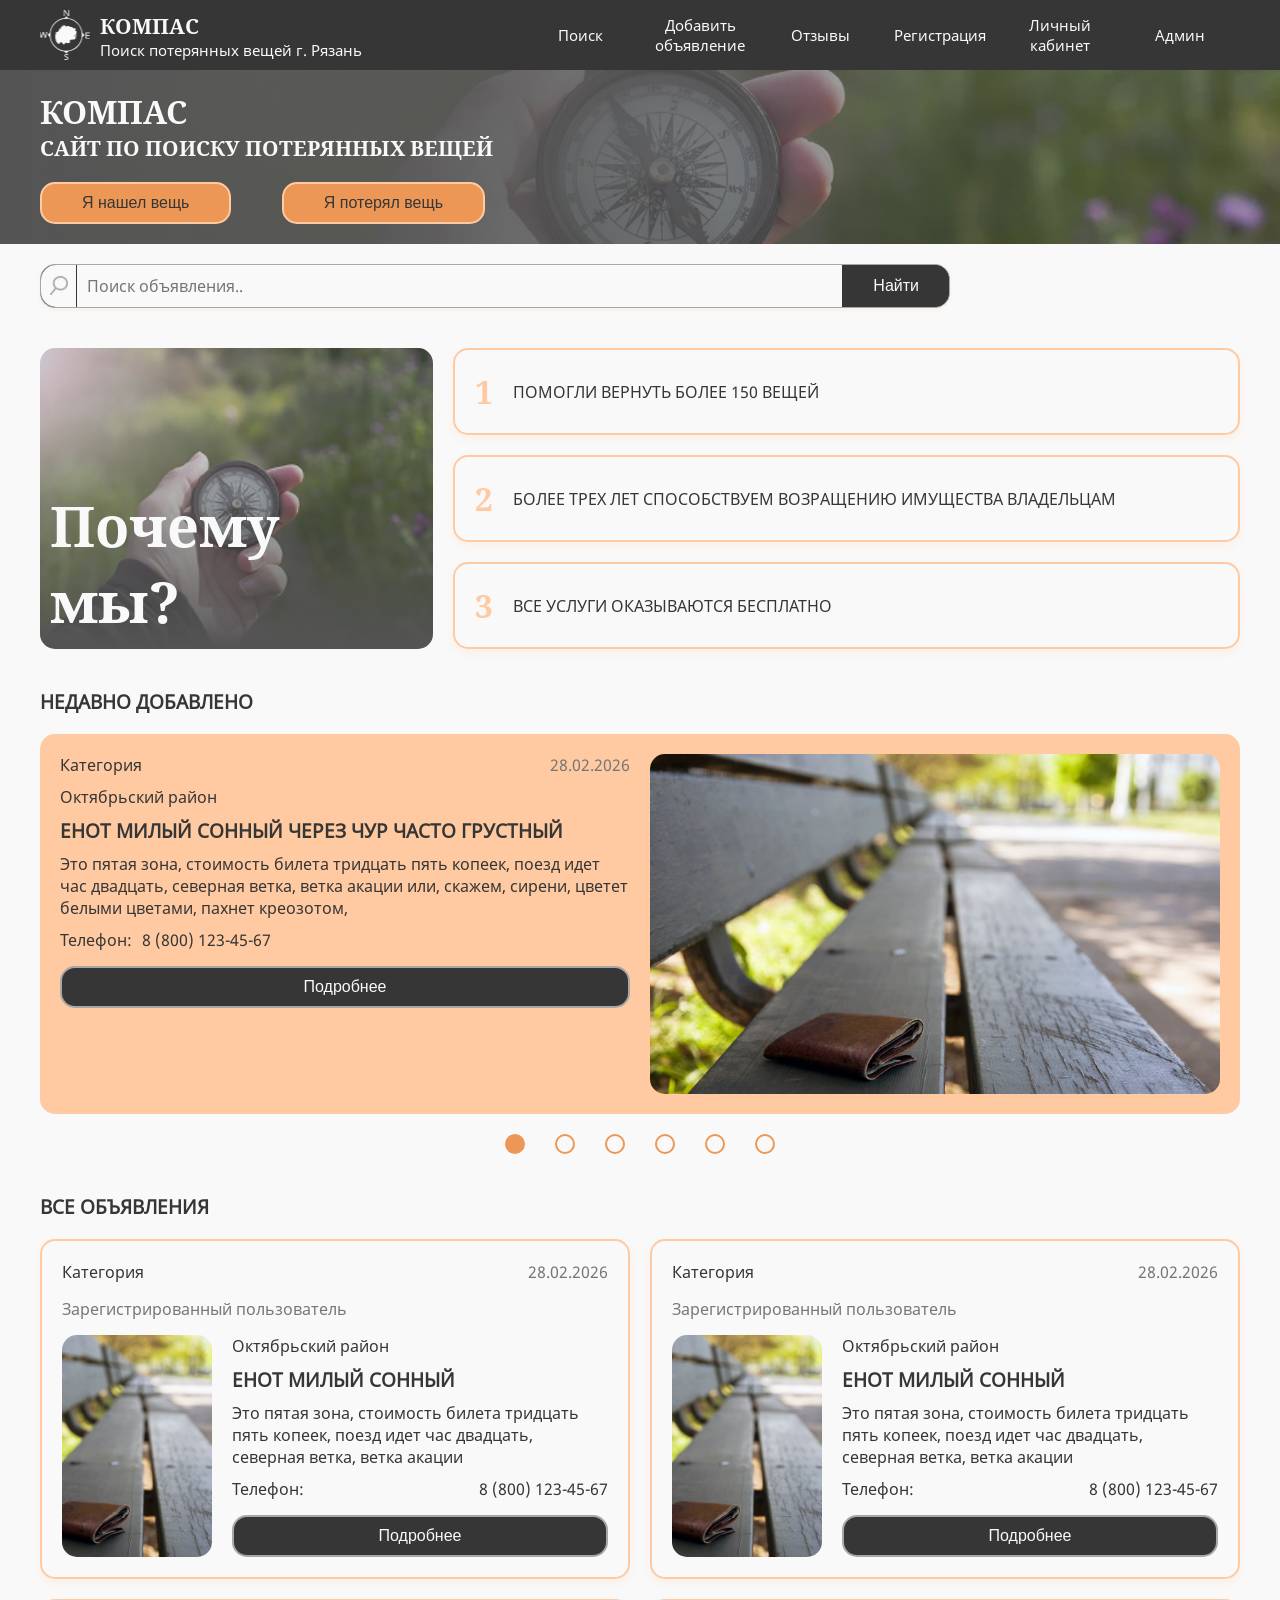
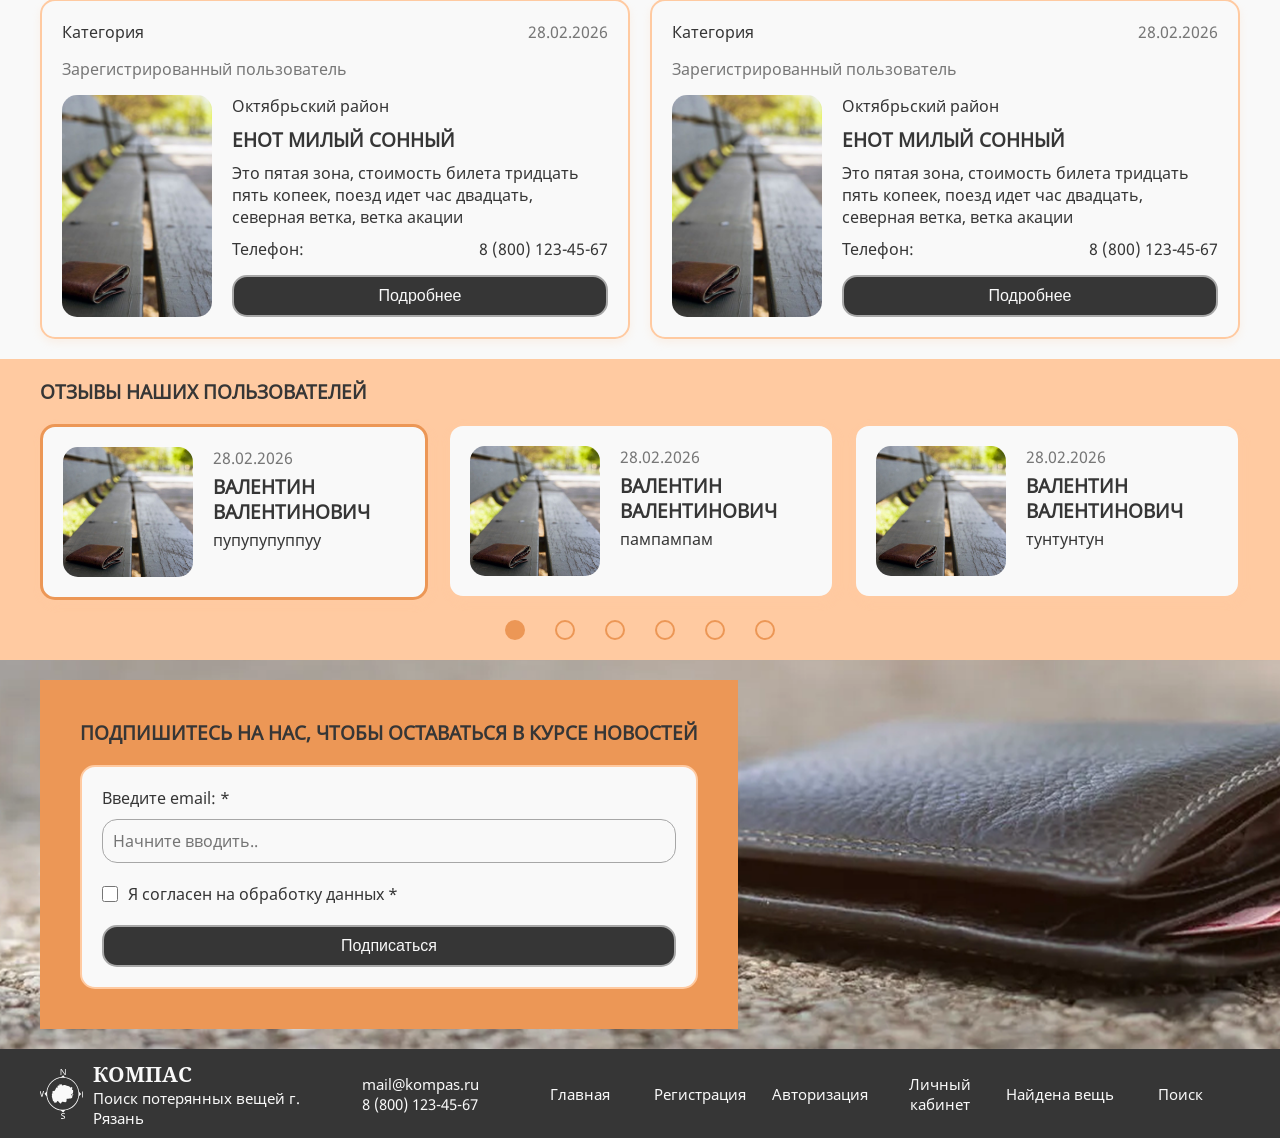
<file: index.html>
<!DOCTYPE html>
<html lang="ru">

<head>
    <title></title>
    <meta charset="utf-8">
    <meta name="viewport" content="width=device-width, initial-scale=1.0">
    <link rel="stylesheet" href="css/main.css">
    <script src="js/code.js" defer></script>

</head>

<body>
    <header>
        <div class="inner-header">
            <a href="index.html">
                <div class="logo-name">
                    <div class="img logo"></div>
                    <div class="name">
                        <h2>Компас</h2>
                        <p>Поиск потерянных вещей г. Рязань</p>
                    </div>
                </div>
            </a>

            <div class="burnav" id="burnav">
                <div class="hamburger-close" id="hamburger-close">
                    <h2>Х</h2>
                </div>
                <ul class="nav-burnav">
                    <a class="burnav-link" href="search.html">
                        <li class="burnav-opt">
                            Поиск
                        </li>
                    </a>
                    <a class="burnav-link" href="add.html">
                        <li class="burnav-opt">
                            Добавить объявление
                        </li>
                    </a>
                    <a class="burnav-link" href="index.html#sec-comments">
                        <li class="burnav-opt">
                            Отзывы
                        </li>
                    </a>
                    <a class="burnav-link" href="register.html">
                        <li class="burnav-opt">
                            Регистрация
                        </li>
                    </a>
                    <a class="burnav-link" href="profile.html">
                        <li class="burnav-opt">
                            Личный кабинет
                        </li>
                    </a>
                    <a class="burnav-link" href="admin.html">
                        <li class="burnav-opt">
                            Админ
                        </li>
                    </a>
                </ul>
            </div>

            <!-- <nav> -->
            <ul class="nav-header">
                <a class="nav-link" href="search.html">
                    <li class="nav-opt">
                        Поиск
                    </li>
                </a>
                <a class="nav-link" href="add.html">
                    <li class="nav-opt">
                        Добавить объявление
                    </li>
                </a>
                <a class="nav-link" href="index.html#sec-comments">
                    <li class="nav-opt">
                        Отзывы
                    </li>
                </a>
                <a class="nav-link" href="register.html">
                    <li class="nav-opt">
                        Регистрация
                    </li>
                </a>
                <a class="nav-link" href="profile.html">
                    <li class="nav-opt">
                        Личный кабинет
                    </li>
                </a>
                <a class="nav-link" href="admin.html">
                    <li class="nav-opt">
                        Админ
                    </li>
                </a>
            </ul>
            <!-- </nav> -->

            <div id="hamburger-button" class="hamburger-button">
                <span class="hamburger-line"></span>
                <span class="hamburger-line"></span>
                <span class="hamburger-line"></span>
            </div>


        </div>
    </header>

    <main>
        <div class="inner-main">
            <div class="section sec-about">
                <div class="sec-about-info ">
                    <h1>Компас</h1>
                    <h2>Сайт по поиску потерянных вещей</h2>
                </div>
                <div class="sec-about-buts">
                    <button class="but-main" onclick="document.location='add.html'">Я нашел вещь</button>
                    <button class="but-main" onclick="document.location='search.html'">Я потерял вещь</button>
                </div>
            </div>

            <div class="section sec-search">
                <div class="search">
                    <div class="img search-icon" onclick="document.location='search.html'"></div>
                    <input type="text" maxlength="200" placeholder="Поиск объявления.." class="search-field active">
                    <button class="search-but" onclick="document.location='search.html'">Найти</button>
                </div>
            </div>

            <div class="section sec-facts">
                <div class="img sec-facts-img">
                    <h1>Почему мы?</h1>
                </div>

                <div class="sec-facts-list">
                    <div class="fact fact-1">
                        <h1>1</h1>
                        <p>Помогли вернуть более 150 вещей</p>
                    </div>
                    <div class="fact fact-2">
                        <h1>2</h1>
                        <p>Более трех лет способствуем возращению имущества владельцам</p>
                    </div>
                    <div class="fact fact-3">
                        <h1>3</h1>
                        <p>Все услуги оказываются бесплатно</p>
                    </div>
                </div>
            </div>

            <div class="section sec-recent">
                <h3>Недавно добавлено</h3>

                <div class="recent-slides">
                    <div class="sec-recent-slide sec-recent-slide-1">
                        <div class="card-info">
                            <div class="category-date">
                                <p class="category">Категория</p>
                                <p class="font-plus date">28.02.2026</p>
                            </div>
                            <div class="slide-content">
                                <div class="card-text">
                                    <p class="place">Октябрьский район</p>
                                    <h3 class="object-name">Енот милый сонный через чур часто грустный</h3>
                                    <p class="card-text">
                                        Это пятая зона, стоимость билета тридцать пять копеек, поезд идет час двадцать, северная ветка, ветка акации или, скажем, сирени, цветет белыми цветами, пахнет креозотом,
                                    </p>
                                    <div class="more-info slide-tel">
                                        <p class="tel-w">Телефон:</p>
                                        <p class="tel">8 (800) 123-45-67</p>
                                    </div>
                                </div>
                                <button class="but-more but-more-item">Подробнее</button>
                            </div>
                        </div>
                        <div class="img slide-img"></div>
                    </div>

                    <div class="sec-recent-slide sec-recent-slide-2" style="display: none;">
                        <div class="card-info">
                            <div class="category-date">
                                <p class="category">Категория</p>
                                <p class="font-plus date">28.02.2026</p>
                            </div>
                            <div class="slide-content">
                                <div class="card-text">
                                    <p class="place">Железнодорожный район</p>
                                    <h3 class="object-name">Енот милый сонный через чур часто грустный</h3>
                                    <p class="card-text">
                                        Это пятая зона, стоимость билета тридцать пять копеек, поезд идет час двадцать, северная ветка, ветка акации или, скажем, сирени, цветет белыми цветами, пахнет креозотом,
                                    </p>
                                    <div class="more-info slide-tel">
                                        <p class="tel-w">Телефон:</p>
                                        <p class="tel">8 (800) 123-45-67</p>
                                    </div>
                                </div>
                                <button class="but-more but-more-item">Подробнее</button>
                            </div>
                        </div>
                        <div class="img slide-img"></div>
                    </div>

                    <div class="sec-recent-slide sec-recent-slide-3" style="display: none;">
                        <div class="card-info">
                            <div class="category-date">
                                <p class="category">Категория</p>
                                <p class="font-plus date">28.02.2026</p>
                            </div>
                            <div class="slide-content">
                                <div class="card-text">
                                    <p class="place">Советский район</p>
                                    <h3 class="object-name">Енот милый сонный через чур часто грустный</h3>
                                    <p class="card-text">
                                        Это пятая зона, стоимость билета тридцать пять копеек, поезд идет час двадцать, северная ветка, ветка акации или, скажем, сирени, цветет белыми цветами, пахнет креозотом,
                                    </p>
                                    <div class="more-info slide-tel">
                                        <p class="tel-w">Телефон:</p>
                                        <p class="tel">8 (800) 123-45-67</p>
                                    </div>
                                </div>
                                <button class="but-more but-more-item">Подробнее</button>
                            </div>
                        </div>
                        <div class="img slide-img"></div>
                    </div>

                    <div class="sec-recent-slide sec-recent-slide-4" style="display: none;">
                        <div class="card-info">
                            <div class="category-date">
                                <p class="category">Категория</p>
                                <p class="font-plus date">28.02.2026</p>
                            </div>
                            <div class="slide-content">
                                <div class="card-text">
                                    <p class="place">Московский район</p>
                                    <h3 class="object-name">Енот милый сонный через чур часто грустный</h3>
                                    <p class="card-text">
                                        Это пятая зона, стоимость билета тридцать пять копеек, поезд идет час двадцать, северная ветка, ветка акации или, скажем, сирени, цветет белыми цветами, пахнет креозотом,
                                    </p>
                                    <div class="more-info slide-tel">
                                        <p class="tel-w">Телефон:</p>
                                        <p class="tel">8 (800) 123-45-67</p>
                                    </div>
                                </div>
                                <button class="but-more but-more-item">Подробнее</button>
                            </div>
                        </div>
                        <div class="img slide-img"></div>
                    </div>

                    <div class="sec-recent-slide sec-recent-slide-5" style="display: none;">
                        <div class="card-info">
                            <div class="category-date">
                                <p class="category">Категория</p>
                                <p class="font-plus date">28.02.2026</p>
                            </div>
                            <div class="slide-content">
                                <div class="card-text">
                                    <p class="place">Октябрьский район</p>
                                    <h3 class="object-name">Енот милый сонный через чур часто грустный</h3>
                                    <p class="card-text">
                                        Это пятая зона, стоимость билета тридцать пять копеек, поезд идет час двадцать, северная ветка, ветка акации или, скажем, сирени, цветет белыми цветами, пахнет креозотом,
                                    </p>
                                    <div class="more-info slide-tel">
                                        <p class="tel-w">Телефон:</p>
                                        <p class="tel">8 (800) 123-45-67</p>
                                    </div>
                                </div>
                                <button class="but-more but-more-item">Подробнее</button>
                            </div>
                        </div>
                        <div class="img slide-img"></div>
                    </div>

                    <div class="sec-recent-slide sec-recent-slide-6" style="display: none;">
                        <div class="card-info">
                            <div class="category-date">
                                <p class="category">Категория</p>
                                <p class="font-plus date">28.02.2026</p>
                            </div>
                            <div class="slide-content">
                                <div class="card-text">
                                    <p class="place">Московский район</p>
                                    <h3 class="object-name">Енот милый сонный через чур часто грустный</h3>
                                    <p class="card-text">
                                        Это пятая зона, стоимость билета тридцать пять копеек, поезд идет час двадцать, северная ветка, ветка акации или, скажем, сирени, цветет белыми цветами, пахнет креозотом,
                                    </p>
                                    <div class="more-info slide-tel">
                                        <p class="tel-w">Телефон:</p>
                                        <p class="tel">8 (800) 123-45-67</p>
                                    </div>
                                </div>
                                <button class="but-more but-more-item">Подробнее</button>
                            </div>
                        </div>
                        <div class="img slide-img"></div>
                    </div>

                </div>

                <div class="more sec-recent-more">
                    <div class="more-opt sec-recent-more-opt active"></div>
                    <div class="more-opt sec-recent-more-opt"></div>
                    <div class="more-opt sec-recent-more-opt"></div>
                    <div class="more-opt sec-recent-more-opt"></div>
                    <div class="more-opt sec-recent-more-opt"></div>
                    <div class="more-opt sec-recent-more-opt"></div>
                </div>
            </div>

            <div class="section sec-all">
                <a href="search.html"><h3>Все объявления</h3></a>

                <div class="all-list">
                    <div class="card">
                        <div class="category-date">
                            <p class="category">Категория</p>
                            <p class="font-plus date">28.02.2026</p>
                        </div>
                        <p class="if-registered font-plus">Зарегистрированный пользователь</p>
                        <div class="card-content-img">
                            <div class="img card-img"></div>
                            <div class="card-content">
                                <div class="card-text">
                                    <p class="place">Октябрьский район</p>
                                    <h3 class="object-name">Енот милый сонный</h3>
                                    <p class="card-text">
                                        Это пятая зона, стоимость билета тридцать пять копеек, поезд идет час двадцать, северная ветка, ветка акации
                                    </p>
                                    <div class="more-info card-tel">
                                        <p class="tel-w">Телефон:</p>
                                        <p class="tel">8 (800) 123-45-67</p>
                                    </div>
                                </div>
                                <button class="but-more but-more-item">Подробнее</button>
                            </div>
                        </div>
                    </div>

                    <div class="card">
                        <div class="category-date">
                            <p class="category">Категория</p>
                            <p class="font-plus date">28.02.2026</p>
                        </div>
                        <p class="if-registered font-plus">Зарегистрированный пользователь</p>
                        <div class="card-content-img">
                            <div class="img card-img"></div>
                            <div class="card-content">
                                <div class="card-text">
                                    <p class="place">Октябрьский район</p>
                                    <h3 class="object-name">Енот милый сонный</h3>
                                    <p class="card-text">
                                        Это пятая зона, стоимость билета тридцать пять копеек, поезд идет час двадцать, северная ветка, ветка акации
                                    </p>
                                    <div class="more-info card-tel">
                                        <p class="tel-w">Телефон:</p>
                                        <p class="tel">8 (800) 123-45-67</p>
                                    </div>
                                </div>
                                <button class="but-more but-more-item">Подробнее</button>
                            </div>
                        </div>
                    </div>

                    <div class="card">
                        <div class="category-date">
                            <p class="category">Категория</p>
                            <p class="font-plus date">28.02.2026</p>
                        </div>
                        <p class="if-registered font-plus">Зарегистрированный пользователь</p>
                        <div class="card-content-img">
                            <div class="img card-img"></div>
                            <div class="card-content">
                                <div class="card-text">
                                    <p class="place">Октябрьский район</p>
                                    <h3 class="object-name">Енот милый сонный</h3>
                                    <p class="card-text">
                                        Это пятая зона, стоимость билета тридцать пять копеек, поезд идет час двадцать, северная ветка, ветка акации
                                    </p>
                                    <div class="more-info card-tel">
                                        <p class="tel-w">Телефон:</p>
                                        <p class="tel">8 (800) 123-45-67</p>
                                    </div>
                                </div>
                                <button class="but-more but-more-item">Подробнее</button>
                            </div>
                        </div>
                    </div>

                    <div class="card">
                        <div class="category-date">
                            <p class="category">Категория</p>
                            <p class="font-plus date">28.02.2026</p>
                        </div>
                        <p class="if-registered font-plus">Зарегистрированный пользователь</p>
                        <div class="card-content-img">
                            <div class="img card-img"></div>
                            <div class="card-content">
                                <div class="card-text">
                                    <p class="place">Октябрьский район</p>
                                    <h3 class="object-name">Енот милый сонный</h3>
                                    <p class="card-text">
                                        Это пятая зона, стоимость билета тридцать пять копеек, поезд идет час двадцать, северная ветка, ветка акации
                                    </p>
                                    <div class="more-info card-tel">
                                        <p class="tel-w">Телефон:</p>
                                        <p class="tel">8 (800) 123-45-67</p>
                                    </div>
                                </div>
                                <button class="but-more but-more-item">Подробнее</button>
                            </div>
                        </div>
                    </div>
                </div>
            </div>

            <div class="section sec-comments" id="sec-comments">
                <h3>Отзывы наших пользователей</h3>
                <div class="comments">
                    <!-- <div class="slide-comments slide-comments-1" style="display: flex;"> -->
                    <div class="comment comment-1 com-1 active">
                        <div class="img comment-img"></div>
                        <div class="comment-info">
                            <p class="font-plus comment-date">28.02.2026</p>
                            <h3 class="user-name">Валентин Валентинович</h3>
                            <p class="comment-text">
                                пупупупуппуу
                            </p>
                        </div>
                    </div>

                    <div class="comment comment-2 com-2">
                        <div class="img comment-img"></div>
                        <div class="comment-info">
                            <p class="font-plus comment-date">28.02.2026</p>
                            <h3 class="user-name">Валентин Валентинович</h3>
                            <p class="comment-text">
                                пампампам
                            </p>
                        </div>
                    </div>

                    <div class="comment comment-3 com-3">
                        <div class="img comment-img"></div>
                        <div class="comment-info">
                            <p class="font-plus comment-date">28.02.2026</p>
                            <h3 class="user-name">Валентин Валентинович</h3>
                            <p class="comment-text">
                                тунтунтун
                            </p>
                        </div>
                    </div>
                    <!-- </div> -->

                    <!-- <div class="slide-comments slide-comments-2" style="display: none;"> -->
                    <div class="comment comment-1 com-4" style="display: none;">
                        <div class="img comment-img"></div>
                        <div class="comment-info">
                            <p class="font-plus comment-date">28.02.2026</p>
                            <h3 class="user-name">Валентин Валентинович</h3>
                            <p class="comment-text">
                                по хлебному хлебный хлеб
                            </p>
                        </div>
                    </div>

                    <div class="comment comment-2 com-5" style="display: none;">
                        <div class="img comment-img"></div>
                        <div class="comment-info">
                            <p class="font-plus comment-date">28.02.2026</p>
                            <h3 class="user-name">Валентин Валентинович</h3>
                            <p class="comment-text">
                                пупупупуппуу
                            </p>
                        </div>
                    </div>

                    <div class="comment comment-3 com-6" style="display: none;">
                        <div class="img comment-img"></div>
                        <div class="comment-info">
                            <p class="font-plus comment-date">28.02.2026</p>
                            <h3 class="user-name">Валентин Валентинович</h3>
                            <p class="comment-text">
                                (^ΦωΦ^)
                            </p>
                        </div>
                    </div>
                </div>
                <!-- </div> -->

                <div class="more sec-comments-more">
                    <div class="more-opt sec-comment-more-opt active"></div>
                    <div class="more-opt sec-comment-more-opt"></div>
                    <div class="more-opt sec-comment-more-opt"></div>
                    <div class="more-opt sec-comment-more-opt"></div>
                    <div class="more-opt sec-comment-more-opt"></div>
                    <div class="more-opt sec-comment-more-opt"></div>
                </div>
            </div>

            <div class="section sec-subcription">
                <div class="form">
                    <h3>Подпишитесь на нас, чтобы оставаться в курсе новостей</h3>
                    <form class="form-subcription">
                        <label for="sub-email" class="field">
                        <p>Введите email: *</p>
                        <input type="email" required placeholder="Начните вводить.." id="sub-email" name="sub-email" >
                        <p class="font-message message-needed">Это обязательное поле</p>
                        <p class="font-message message-uncorr">Корректно заполните поле</p>
                    </label>

                        <label for="sub-agreement" class="check">
                        <div class="input-check">
                            <input type="checkbox" required name="sub-agreement" id="sub-agreement">
                            <p>Я согласен на обработку данных *</p>
                        </div>
                        <p class="font-message message-needed">Это обязательное поле</p>
                    </label>

                        <button type="submit" class="but-more" name="sub">Подписаться</button>

                    </form>
                </div>
            </div>

        </div>
    </main>

    <footer>
        <div class="inner-footer">
            <a href="index.html">
                <div class="logo-name">
                    <div class="img logo"></div>
                    <div class="name">
                        <h2>Компас</h2>
                        <p>Поиск потерянных вещей г. Рязань</p>
                    </div>
                </div>
            </a>

            <div class="email-tel">
                <p> mail@kompas.ru</p>
                <p>8 (800) 123-45-67</p>
            </div>

            <nav>
                <ul class="nav-footer">
                    <a class="nav-link" href="index.html">
                        <li class="nav-opt">
                            Главная
                        </li>
                    </a>
                    <a class="nav-link" href="register.html">
                        <li class="nav-opt">
                            Регистрация
                        </li>
                    </a>
                    <a class="nav-link" href="login.html">
                        <li class="nav-opt">
                            Авторизация
                        </li>
                    </a>
                    <a class="nav-link" href="profile.html">
                        <li class="nav-opt">
                            Личный кабинет
                        </li>
                    </a>
                    <a class="nav-link" href="add.html">
                        <li class="nav-opt">
                            Найдена вещь
                        </li>
                    </a>
                    <a class="nav-link" href="search.html">
                        <li class="nav-opt">
                            Поиск
                        </li>
                    </a>
                </ul>
            </nav>
        </div>
    </footer>
</body>

</html>
</file>
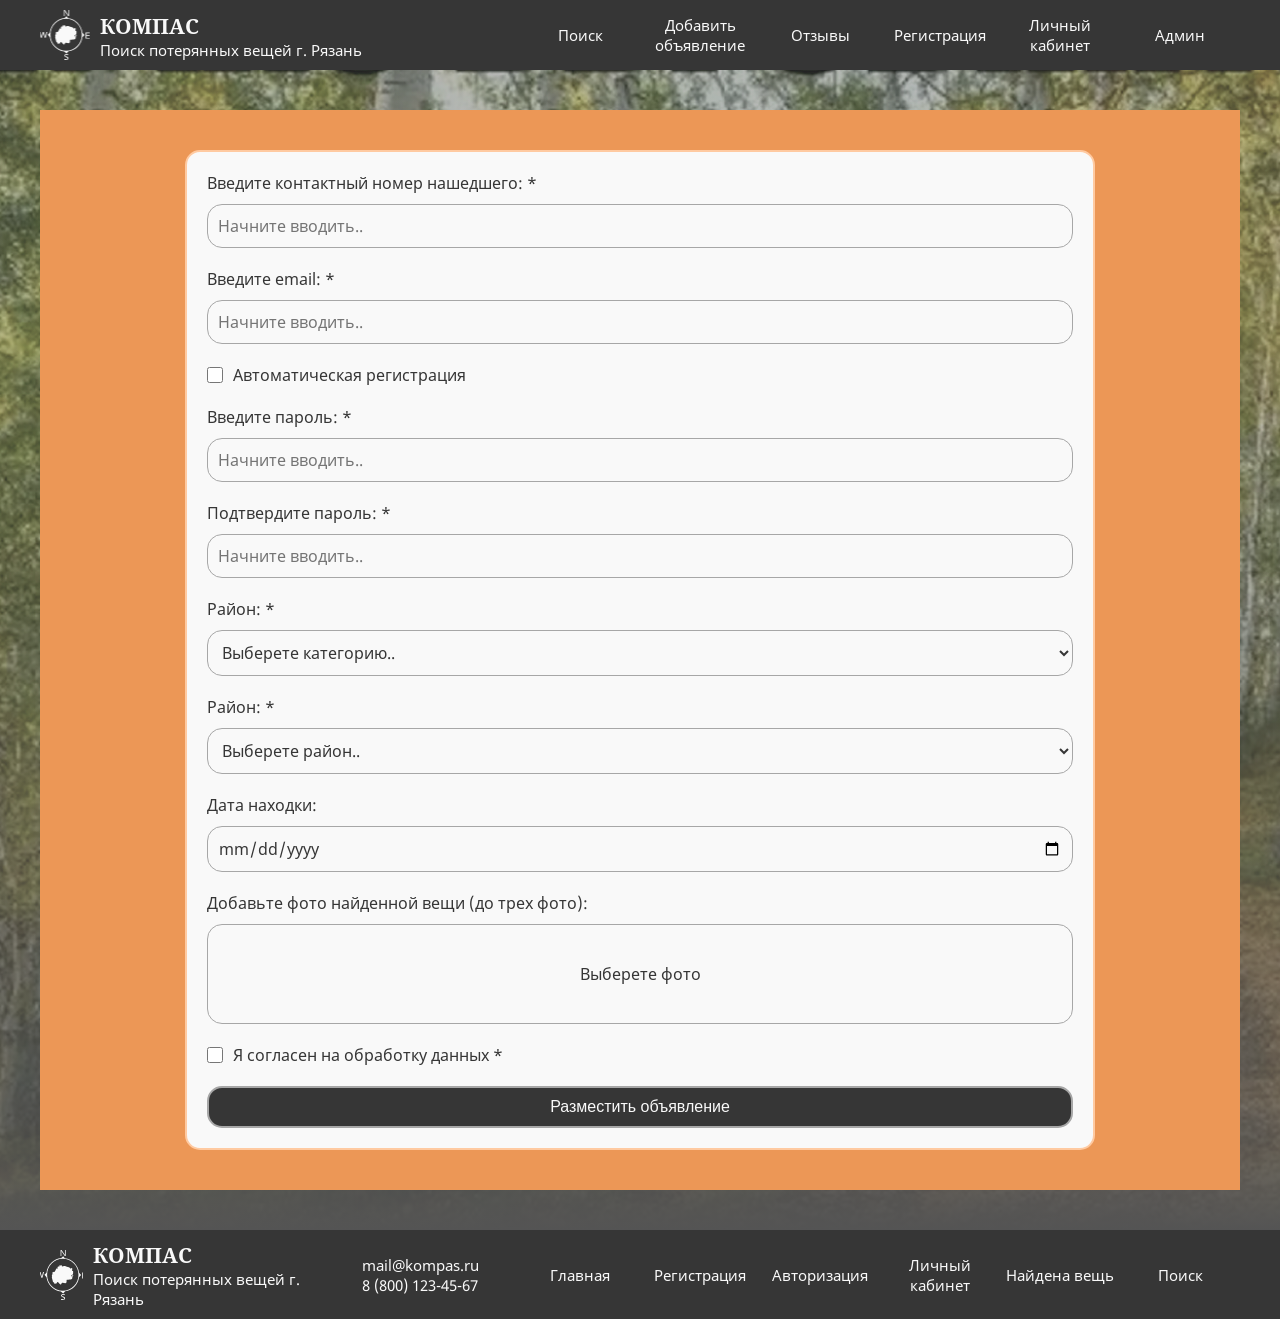
<file: add.html>
<!DOCTYPE html>
<html lang="ru">

<head>
    <title></title>
    <meta charset="utf-8">
    <meta name="viewport" content="width=device-width, initial-scale=1.0">
    <link rel="stylesheet" href="css/form.css">
    <script src="js/code.js" defer></script>

</head>

<body>
    <header>
        <div class="inner-header">
            <a href="index.html">
                <div class="logo-name">
                    <div class="img logo"></div>
                    <div class="name">
                        <h2>Компас</h2>
                        <p>Поиск потерянных вещей г. Рязань</p>
                    </div>
                </div>
            </a>
            <div class="burnav" id="burnav">
                <div class="hamburger-close" id="hamburger-close">
                    <h2>Х</h2>
                </div>
                <ul class="nav-burnav">
                    <a class="burnav-link" href="search.html">
                        <li class="burnav-opt">
                            Поиск
                        </li>
                    </a>
                    <a class="burnav-link" href="add.html">
                        <li class="burnav-opt">
                            Добавить объявление
                        </li>
                    </a>
                    <a class="burnav-link" href="index.html#sec-comments">
                        <li class="burnav-opt">
                            Отзывы
                        </li>
                    </a>
                    <a class="burnav-link" href="register.html">
                        <li class="burnav-opt">
                            Регистрация
                        </li>
                    </a>
                    <a class="burnav-link" href="profile.html">
                        <li class="burnav-opt">
                            Личный кабинет
                        </li>
                    </a>
                    <a class="burnav-link" href="admin.html">
                        <li class="burnav-opt">
                            Админ
                        </li>
                    </a>
                </ul>
            </div>

            <nav>
                <ul class="nav-header">
                    <a class="nav-link" href="search.html">
                        <li class="nav-opt">
                            Поиск
                        </li>
                    </a>
                    <a class="nav-link" href="add.html">
                        <li class="nav-opt">
                            Добавить объявление
                        </li>
                    </a>
                    <a class="nav-link" href="index.html#sec-comments">
                        <li class="nav-opt">
                            Отзывы
                        </li>
                    </a>
                    <a class="nav-link" href="register.html">
                        <li class="nav-opt">
                            Регистрация
                        </li>
                    </a>
                    <a class="nav-link" href="profile.html">
                        <li class="nav-opt">
                            Личный кабинет
                        </li>
                    </a>
                    <a class="nav-link" href="admin.html">
                        <li class="nav-opt">
                            Админ
                        </li>
                    </a>
                </ul>
            </nav>

            <div id="hamburger-button" class="hamburger-button">
                <span class="hamburger-line"></span>
                <span class="hamburger-line"></span>
                <span class="hamburger-line"></span>
            </div>

        </div>
    </header>

    <main>
        <div class="inner-main">

            <div class="section section-form sec-add">
                <div class="form">
                    <form class="form-add" enctype="multipart/form-data" method="post" action="#">
                        <label for="add-tel" class="field">
                        <p>Введите контактный номер нашедшего: *</p>
                        <input type="tel" required placeholder="Начните вводить.." id="add-tel" name="add-tel" >
                        <p class="font-message message-needed">Это обязательное поле</p>
                        <p class="font-message message-uncorr">Корректно заполните поле</p>
                    </label>

                        <label for="add-email" class="field">
                        <p>Введите email: *</p>
                        <input type="email" required placeholder="Начните вводить.." id="add-email" name="add-email" >
                        <p class="font-message message-needed">Это обязательное поле</p>
                        <p class="font-message message-uncorr">Корректно заполните поле</p>
                    </label>

                        <label for="add-reg" class="check">
                        <div class="input-check">
                            <input type="checkbox" name="add-reg" id="add-reg">
                            <p>Автоматическая регистрация</p>
                        </div>
                    </label>

                        <div class="add-reg-passwords">
                            <label for="add-pass1" class="field">
                            <p>Введите пароль: *</p>
                            <input type="password" required placeholder="Начните вводить.." id="add-pass1" name="add-pass1" >
                            <p class="font-message message-needed">Это обязательное поле</p>
                            <p class="font-message message-uncorr">Корректно заполните поле</p>
                        </label>

                            <label for="add-pass2" class="field">
                            <p>Подтвердите пароль: *</p>
                            <input type="password" required placeholder="Начните вводить.." id="add-pass2" name="add-pass2" >
                            <p class="font-message message-needed">Это обязательное поле</p>
                            <p class="font-message message-uncorr">Корректно заполните поле</p>
                            <p class="font-message message-otherpassword">Пароли не совпадают</p>

                        </label>
                        </div>

                        <label for="add-category" class="field list">
                        <p>Район: *</p>
                        <!-- <input type="text" list="categories" required placeholder="Выберете из списка.." id="add-category" name="add-category">
                        <datalist id="categories" class="categories">
                            <option value="Животные"></option>
                            <option value="Электроника"></option>
                            <option value="Украшения"></option>
                            <option value="Документы"></option>
                            <option value="Вещи (другое)"></option>

                        </datalist> -->
                        <select class="categories input-list">
                            <option value="0">Выберете категорию..</option>
                            <option value="1">Животные</option>
                            <option value="2">Электроника</option>
                            <option value="3">Украшения</option>
                            <option value="4">Документы</option>
                            <option value="4">Вещи (другое)</option>
                        </select>
                        <input type="text" id="add-category" style="display:none;" placeholder="Введите своё значение"/>
                        <p class="font-message message-needed">Это обязательное поле</p>
                        <p class="font-message message-uncorr">Корректно заполните поле</p>
                    </label>


                        <label for="add-place" class="field list">
                        <p>Район: *</p>
                        <!-- <input type="text" list="places" required placeholder="Выберете из списка.." id="add-place" name="add-place">
                        <datalist id="places" class="places">
                            <option value="Октябрьский район"></option>
                            <option value="Советский район"></option>
                            <option value="Московский район"></option>
                            <option value="Железнодорожный район"></option>
                        </datalist> -->
                        <select class="places input-list">
                            <option value="0">Выберете район..</option>
                            <option value="1">Октябрьский район</option>
                            <option value="2">Советский район</option>
                            <option value="3">Московский район</option>
                            <option value="4">Железнодорожный район</option>
                        </select>
                        <input type="text" id="add-category" style="display:none;" placeholder="Введите своё значение"/>
                        <p class="font-message message-needed">Это обязательное поле</p>
                        <p class="font-message message-uncorr">Корректно заполните поле</p>
                    </label>

                        <label for="add-date" class="field date">
                        <p>Дата находки: </p>
                        <input type="date" placeholder="Начните вводить.." id="add-date" name="add-date" >
                        <p class="font-message message-uncorr">Корректно заполните поле</p>
                    </label>

                        <label for="add-files" class="field file">
                        <p>Добавьте фото найденной вещи (до трех фото): </p>
                        <input type="file" multiple placeholder="Выбрать фото" id="add-file" name="add-file" style="display: none;">
                        <label for="add-file" class="input-file">
                            Выберете фото
                        </label>
                        <p class="font-message message-uncorr">Корректно заполните поле</p>
                        </label>

                        <label for="add-agreement" class="check">
                        <div class="input-check">
                            <input type="checkbox" required name="add-agreement" id="add-agreement">
                            <p>Я согласен на обработку данных *</p>
                        </div>
                        <p class="font-message message-needed">Это обязательное поле</p>
                    </label>

                        <button type="submit" class="but-more" name="add">Разместить объявление</button>

                    </form>
                </div>
            </div>

        </div>
    </main>

    <footer>
        <div class="inner-footer">
            <a href="index.html">
                <div class="logo-name">
                    <div class="img logo"></div>
                    <div class="name">
                        <h2>Компас</h2>
                        <p>Поиск потерянных вещей г. Рязань</p>
                    </div>
                </div>
            </a>

            <div class="email-tel">
                <p> mail@kompas.ru</p>
                <p>8 (800) 123-45-67</p>
            </div>

            <nav>
                <ul class="nav-footer">
                    <a class="nav-link" href="index.html">
                        <li class="nav-opt">
                            Главная
                        </li>
                    </a>
                    <a class="nav-link" href="register.html">
                        <li class="nav-opt">
                            Регистрация
                        </li>
                    </a>
                    <a class="nav-link" href="login.html">
                        <li class="nav-opt">
                            Авторизация
                        </li>
                    </a>
                    <a class="nav-link" href="profile.html">
                        <li class="nav-opt">
                            Личный кабинет
                        </li>
                    </a>
                    <a class="nav-link" href="add.html">
                        <li class="nav-opt">
                            Найдена вещь
                        </li>
                    </a>
                    <a class="nav-link" href="search.html">
                        <li class="nav-opt">
                            Поиск
                        </li>
                    </a>
                </ul>
            </nav>
        </div>
    </footer>
</body>

</html>
</file>
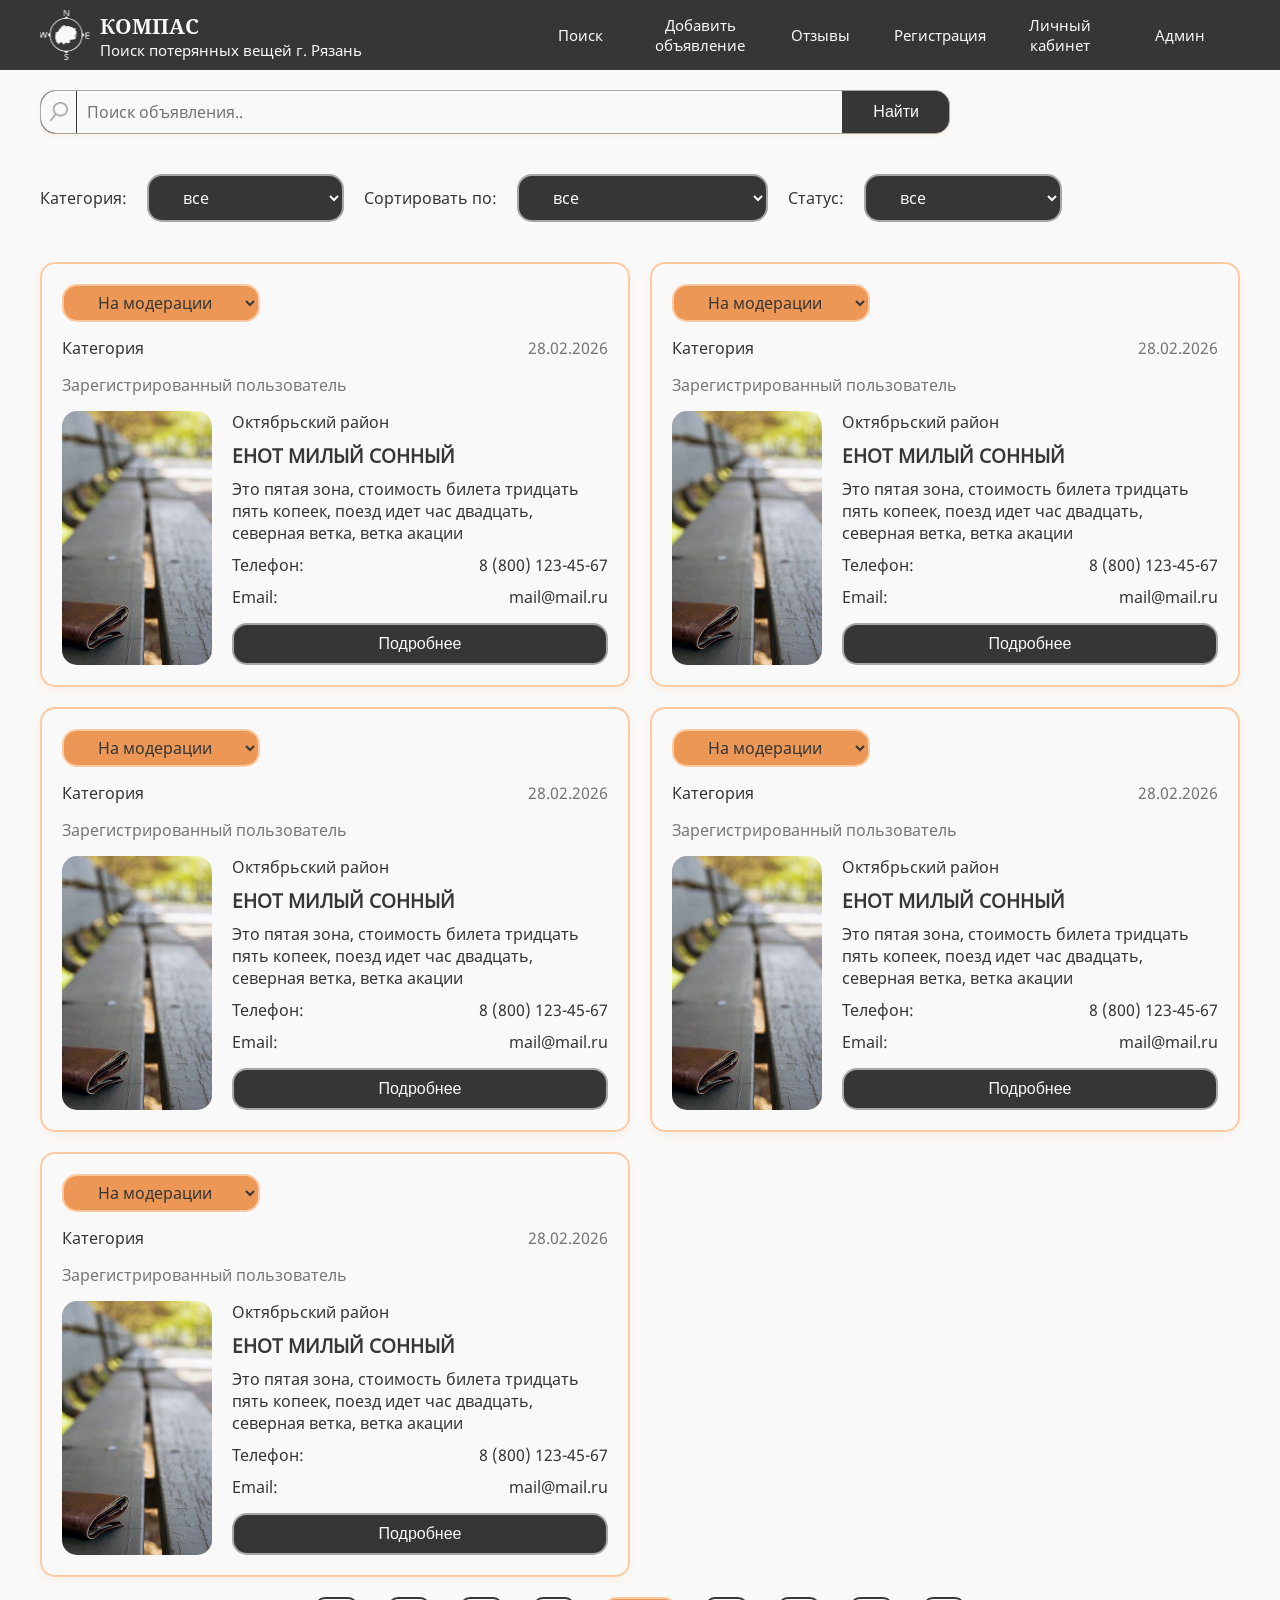
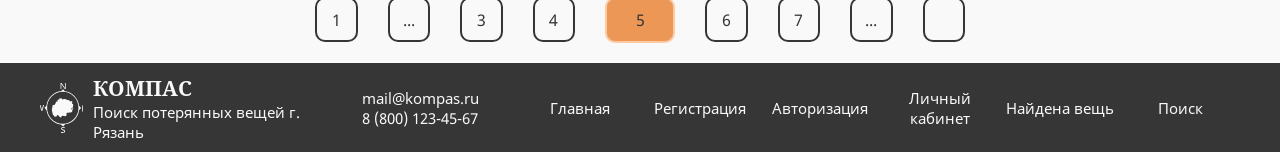
<file: admin.html>
<!DOCTYPE html>
<html lang="ru">

<head>
    <title></title>
    <meta charset="utf-8">
    <meta name="viewport" content="width=device-width, initial-scale=1.0">
    <link rel="stylesheet" href="css/main.css">
    <script src="js/code.js" defer></script>

</head>

<body>
    <header>
        <div class="inner-header">
            <a href="index.html">
                <div class="logo-name">
                    <div class="img logo"></div>
                    <div class="name">
                        <h2>Компас</h2>
                        <p>Поиск потерянных вещей г. Рязань</p>
                    </div>
                </div>
            </a>
            <div class="burnav" id="burnav">
                <div class="hamburger-close" id="hamburger-close">
                    <h2>Х</h2>
                </div>
                <ul class="nav-burnav">
                    <a class="burnav-link" href="search.html">
                        <li class="burnav-opt">
                            Поиск
                        </li>
                    </a>
                    <a class="burnav-link" href="add.html">
                        <li class="burnav-opt">
                            Добавить объявление
                        </li>
                    </a>
                    <a class="burnav-link" href="index.html#sec-comments">
                        <li class="burnav-opt">
                            Отзывы
                        </li>
                    </a>
                    <a class="burnav-link" href="register.html">
                        <li class="burnav-opt">
                            Регистрация
                        </li>
                    </a>
                    <a class="burnav-link" href="profile.html">
                        <li class="burnav-opt">
                            Личный кабинет
                        </li>
                    </a>
                    <a class="burnav-link" href="admin.html">
                        <li class="burnav-opt">
                            Админ
                        </li>
                    </a>
                </ul>
            </div>

            <nav>
                <ul class="nav-header">
                    <a class="nav-link" href="search.html">
                        <li class="nav-opt">
                            Поиск
                        </li>
                    </a>
                    <a class="nav-link" href="add.html">
                        <li class="nav-opt">
                            Добавить объявление
                        </li>
                    </a>
                    <a class="nav-link" href="index.html#sec-comments">
                        <li class="nav-opt">
                            Отзывы
                        </li>
                    </a>
                    <a class="nav-link" href="register.html">
                        <li class="nav-opt">
                            Регистрация
                        </li>
                    </a>
                    <a class="nav-link" href="profile.html">
                        <li class="nav-opt">
                            Личный кабинет
                        </li>
                    </a>
                    <a class="nav-link" href="admin.html">
                        <li class="nav-opt">
                            Админ
                        </li>
                    </a>
                </ul>
            </nav>

            <div id="hamburger-button" class="hamburger-button">
                <span class="hamburger-line"></span>
                <span class="hamburger-line"></span>
                <span class="hamburger-line"></span>
            </div>

        </div>
    </header>

    <main>
        <div class="inner-main">

            <div class="section sec-search">
                <div class="search">
                    <div class="img search-icon" onclick="document.location='search.html'"></div>
                    <input type="text" maxlength="200" placeholder="Поиск объявления.." class="search-field active">
                    <button class="search-but" onclick="document.location='search.html'">Найти</button>
                </div>
            </div>

            <div class="section sec-filter">
                <div class="filter">
                    <label for="filter-category" class="filter-opt filter-category">
                    <p>Категория:</p>
                    <select class="categories filter-list">
                        <option value="0">все</option>
                        <option value="1">Животные</option>
                        <option value="2">Электроника</option>
                        <option value="3">Украшения</option>
                        <option value="4">Документы</option>
                        <option value="4">Вещи (другое)</option>
                    </select>
                    <input type="text" id="filter-category-input" style="display:none;" placeholder="Введите своё значение"/>
                </label>

                    <label for="filter-sortby" class="filter-opt filter-sortby">
                    <p>Сортировать по:</p>
                    <select class="sortby filter-list">
                        <option value="0">все</option>
                        <option value="1">времени добавления</option>
                    </select>
                    <input type="text" id="filter-sortby-input" style="display:none;" placeholder="Введите своё значение"/>
                </label>

                    <label for="filter-status" class="filter-opt filter-status">
                    <p>Статус:</p>
                    <select class="status-card-filter filter-list">
                        <option value="0">все</option>
                        <option value="1">На модерации</option>
                        <option value="2">Активно</option>
                        <option value="3">Найдено</option>
                        <option value="4">В архиве</option>
                    </select>
                    <input type="text" id="filter-status-input" style="display:none;" placeholder="Введите своё значение"/>
                </label>
                </div>
            </div>

            <div class="section sec-admin">
                <div class="admin-list">
                    <div class="card">
                        <label for="filter-card" class="filter-opt filter-card">
                        <select class="status-card filter-list">
                            <option value="1">На модерации</option>
                            <option value="2">Активно</option>
                            <option value="3">Найдено</option>
                            <option value="4">В архиве</option>
                        </select>
                        <input type="text" id="filter-card-input" style="display:none;" placeholder="Введите своё значение"/>
                    </label>
                        <div class="category-date">
                            <p class="category">Категория</p>
                            <p class="font-plus date">28.02.2026</p>
                        </div>
                        <p class="if-registered font-plus">Зарегистрированный пользователь</p>
                        <div class="card-content-img">
                            <div class="img card-img"></div>
                            <div class="card-content">
                                <div class="card-text">
                                    <p class="place">Октябрьский район</p>
                                    <h3 class="object-name">Енот милый сонный</h3>
                                    <p class="card-text">
                                        Это пятая зона, стоимость билета тридцать пять копеек, поезд идет час двадцать, северная ветка, ветка акации
                                    </p>
                                    <div class="more-info card-tel">
                                        <p class="tel-w">Телефон:</p>
                                        <p class="tel">8 (800) 123-45-67</p>
                                    </div>
                                    <div class="more-info card-email">
                                        <p class="tel-w">Email:</p>
                                        <p class="tel">mail@mail.ru</p>
                                    </div>
                                </div>
                                <button class="but-more but-more-item">Подробнее</button>
                            </div>
                        </div>
                    </div>

                    <div class="card">
                        <label for="filter-card" class="filter-opt filter-card">
                        <select class="status-card filter-list">
                            <option value="1">На модерации</option>
                            <option value="2">Активно</option>
                            <option value="3">Найдено</option>
                            <option value="4">В архиве</option>
                        </select>
                        <input type="text" id="filter-card-input" style="display:none;" placeholder="Введите своё значение"/>
                    </label>
                        <div class="category-date">
                            <p class="category">Категория</p>
                            <p class="font-plus date">28.02.2026</p>
                        </div>
                        <p class="if-registered font-plus">Зарегистрированный пользователь</p>
                        <div class="card-content-img">
                            <div class="img card-img"></div>
                            <div class="card-content">
                                <div class="card-text">
                                    <p class="place">Октябрьский район</p>
                                    <h3 class="object-name">Енот милый сонный</h3>
                                    <p class="card-text">
                                        Это пятая зона, стоимость билета тридцать пять копеек, поезд идет час двадцать, северная ветка, ветка акации
                                    </p>
                                    <div class="more-info card-tel">
                                        <p class="tel-w">Телефон:</p>
                                        <p class="tel">8 (800) 123-45-67</p>
                                    </div>
                                    <div class="more-info card-email">
                                        <p class="tel-w">Email:</p>
                                        <p class="tel">mail@mail.ru</p>
                                    </div>
                                </div>
                                <button class="but-more but-more-item">Подробнее</button>
                            </div>
                        </div>
                    </div>

                    <div class="card">
                        <label for="filter-card" class="filter-opt filter-card">
                        <select class="status-card filter-list">
                            <option value="1">На модерации</option>
                            <option value="2">Активно</option>
                            <option value="3">Найдено</option>
                            <option value="4">В архиве</option>
                        </select>
                        <input type="text" id="filter-card-input" style="display:none;" placeholder="Введите своё значение"/>
                    </label>
                        <div class="category-date">
                            <p class="category">Категория</p>
                            <p class="font-plus date">28.02.2026</p>
                        </div>
                        <p class="if-registered font-plus">Зарегистрированный пользователь</p>
                        <div class="card-content-img">
                            <div class="img card-img"></div>
                            <div class="card-content">
                                <div class="card-text">
                                    <p class="place">Октябрьский район</p>
                                    <h3 class="object-name">Енот милый сонный</h3>
                                    <p class="card-text">
                                        Это пятая зона, стоимость билета тридцать пять копеек, поезд идет час двадцать, северная ветка, ветка акации
                                    </p>
                                    <div class="more-info card-tel">
                                        <p class="tel-w">Телефон:</p>
                                        <p class="tel">8 (800) 123-45-67</p>
                                    </div>
                                    <div class="more-info card-email">
                                        <p class="tel-w">Email:</p>
                                        <p class="tel">mail@mail.ru</p>
                                    </div>
                                </div>
                                <button class="but-more but-more-item">Подробнее</button>
                            </div>
                        </div>
                    </div>

                    <div class="card">
                        <label for="filter-card" class="filter-opt filter-card">
                        <select class="status-card filter-list">
                            <option value="1">На модерации</option>
                            <option value="2">Активно</option>
                            <option value="3">Найдено</option>
                            <option value="4">В архиве</option>
                        </select>
                        <input type="text" id="filter-card-input" style="display:none;" placeholder="Введите своё значение"/>
                    </label>
                        <div class="category-date">
                            <p class="category">Категория</p>
                            <p class="font-plus date">28.02.2026</p>
                        </div>
                        <p class="if-registered font-plus">Зарегистрированный пользователь</p>
                        <div class="card-content-img">
                            <div class="img card-img"></div>
                            <div class="card-content">
                                <div class="card-text">
                                    <p class="place">Октябрьский район</p>
                                    <h3 class="object-name">Енот милый сонный</h3>
                                    <p class="card-text">
                                        Это пятая зона, стоимость билета тридцать пять копеек, поезд идет час двадцать, северная ветка, ветка акации
                                    </p>
                                    <div class="more-info card-tel">
                                        <p class="tel-w">Телефон:</p>
                                        <p class="tel">8 (800) 123-45-67</p>
                                    </div>
                                    <div class="more-info card-email">
                                        <p class="tel-w">Email:</p>
                                        <p class="tel">mail@mail.ru</p>
                                    </div>
                                </div>
                                <button class="but-more but-more-item">Подробнее</button>
                            </div>
                        </div>
                    </div>

                    <div class="card">
                        <label for="filter-card" class="filter-opt filter-card">
                        <select class="status-card filter-list">
                            <option value="1">На модерации</option>
                            <option value="2">Активно</option>
                            <option value="3">Найдено</option>
                            <option value="4">В архиве</option>
                        </select>
                        <input type="text" id="filter-card-input" style="display:none;" placeholder="Введите своё значение"/>
                    </label>
                        <div class="category-date">
                            <p class="category">Категория</p>
                            <p class="font-plus date">28.02.2026</p>
                        </div>
                        <p class="if-registered font-plus">Зарегистрированный пользователь</p>
                        <div class="card-content-img">
                            <div class="img card-img"></div>
                            <div class="card-content">
                                <div class="card-text">
                                    <p class="place">Октябрьский район</p>
                                    <h3 class="object-name">Енот милый сонный</h3>
                                    <p class="card-text">
                                        Это пятая зона, стоимость билета тридцать пять копеек, поезд идет час двадцать, северная ветка, ветка акации
                                    </p>
                                    <div class="more-info card-tel">
                                        <p class="tel-w">Телефон:</p>
                                        <p class="tel">8 (800) 123-45-67</p>
                                    </div>
                                    <div class="more-info card-email">
                                        <p class="tel-w">Email:</p>
                                        <p class="tel">mail@mail.ru</p>
                                    </div>
                                </div>
                                <button class="but-more but-more-item">Подробнее</button>
                            </div>
                        </div>
                    </div>


                </div>

                <div class="nav-sections">
                    <div class="nav-sec nav-sec-1">1</div>
                    <div class="nav-sec nav-sec-more">...</div>
                    <div class="nav-sec nav-sec-n-2">3</div>
                    <div class="nav-sec nav-sec-n-1">4</div>
                    <!-- <div class="nav-sec nav-sec-n"> -->
                    <input type="number" class="nav-sec-n" value="5">
                    <!-- </div> -->
                    <div class="nav-sec nav-sec-n--1">6</div>
                    <div class="nav-sec nav-sec-n--2">7</div>
                    <div class="nav-sec nav-sec-more">...</div>
                    <div class="nav-sec nav-sec-m"></div>
                </div>
            </div>

        </div>
    </main>

    <footer>
        <div class="inner-footer">
            <a href="index.html">
                <div class="logo-name">
                    <div class="img logo"></div>
                    <div class="name">
                        <h2>Компас</h2>
                        <p>Поиск потерянных вещей г. Рязань</p>
                    </div>
                </div>
            </a>

            <div class="email-tel">
                <p> mail@kompas.ru</p>
                <p>8 (800) 123-45-67</p>
            </div>

            <nav>
                <ul class="nav-footer">
                    <a class="nav-link" href="index.html">
                        <li class="nav-opt">
                            Главная
                        </li>
                    </a>
                    <a class="nav-link" href="register.html">
                        <li class="nav-opt">
                            Регистрация
                        </li>
                    </a>
                    <a class="nav-link" href="login.html">
                        <li class="nav-opt">
                            Авторизация
                        </li>
                    </a>
                    <a class="nav-link" href="profile.html">
                        <li class="nav-opt">
                            Личный кабинет
                        </li>
                    </a>
                    <a class="nav-link" href="add.html">
                        <li class="nav-opt">
                            Найдена вещь
                        </li>
                    </a>
                    <a class="nav-link" href="search.html">
                        <li class="nav-opt">
                            Поиск
                        </li>
                    </a>
                </ul>
            </nav>
        </div>
    </footer>
</body>

</html>
</file>
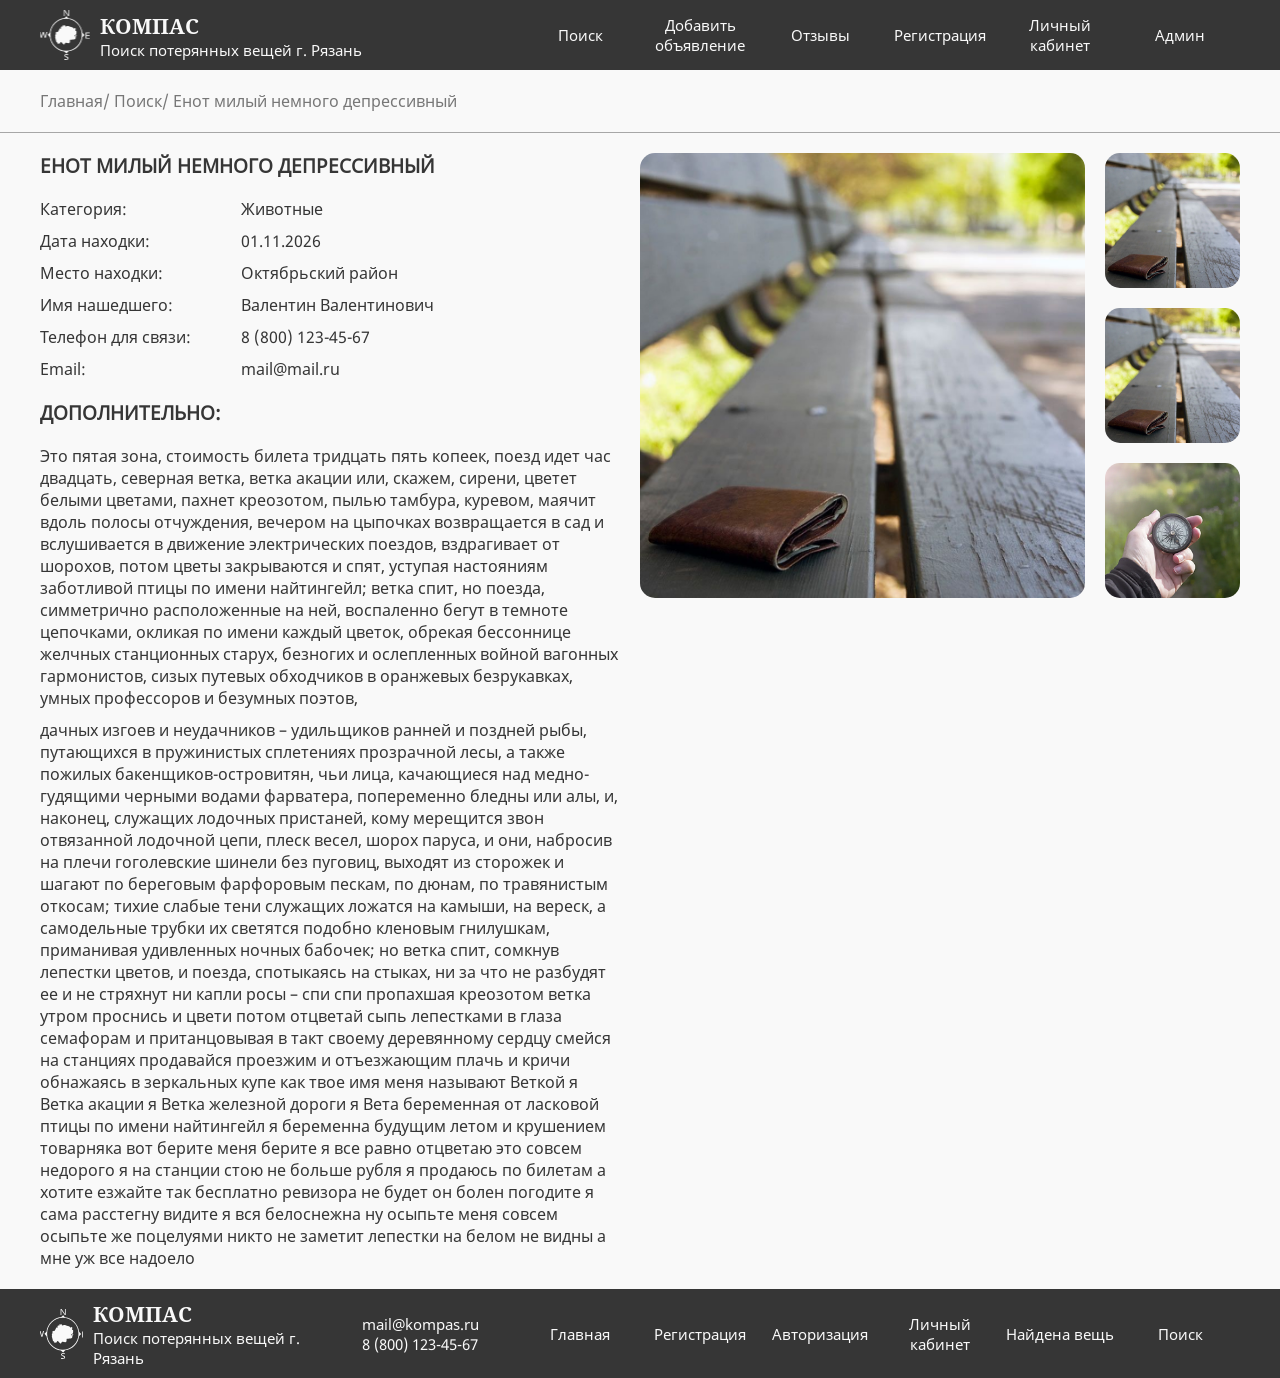
<file: item.html>
<!DOCTYPE html>
<html lang="ru">

<head>
    <title></title>
    <meta charset="utf-8">
    <meta name="viewport" content="width=device-width, initial-scale=1.0">
    <link rel="stylesheet" href="css/main.css">
    <script src="js/code.js" defer></script>

</head>

<body>
    <header>
        <div class="inner-header">
            <a href="index.html">
                <div class="logo-name">
                    <div class="img logo"></div>
                    <div class="name">
                        <h2>Компас</h2>
                        <p>Поиск потерянных вещей г. Рязань</p>
                    </div>
                </div>
            </a>
            <div class="burnav" id="burnav">
                <div class="hamburger-close" id="hamburger-close">
                    <h2>Х</h2>
                </div>
                <ul class="nav-burnav">
                    <a class="burnav-link" href="search.html">
                        <li class="burnav-opt">
                            Поиск
                        </li>
                    </a>
                    <a class="burnav-link" href="add.html">
                        <li class="burnav-opt">
                            Добавить объявление
                        </li>
                    </a>
                    <a class="burnav-link" href="index.html#sec-comments">
                        <li class="burnav-opt">
                            Отзывы
                        </li>
                    </a>
                    <a class="burnav-link" href="register.html">
                        <li class="burnav-opt">
                            Регистрация
                        </li>
                    </a>
                    <a class="burnav-link" href="profile.html">
                        <li class="burnav-opt">
                            Личный кабинет
                        </li>
                    </a>
                    <a class="burnav-link" href="admin.html">
                        <li class="burnav-opt">
                            Админ
                        </li>
                    </a>
                </ul>
            </div>

            <nav>
                <ul class="nav-header">
                    <a class="nav-link" href="search.html">
                        <li class="nav-opt">
                            Поиск
                        </li>
                    </a>
                    <a class="nav-link" href="add.html">
                        <li class="nav-opt">
                            Добавить объявление
                        </li>
                    </a>
                    <a class="nav-link" href="index.html#sec-comments">
                        <li class="nav-opt">
                            Отзывы
                        </li>
                    </a>
                    <a class="nav-link" href="register.html">
                        <li class="nav-opt">
                            Регистрация
                        </li>
                    </a>
                    <a class="nav-link" href="profile.html">
                        <li class="nav-opt">
                            Личный кабинет
                        </li>
                    </a>
                    <a class="nav-link" href="admin.html">
                        <li class="nav-opt">
                            Админ
                        </li>
                    </a>
                </ul>
            </nav>
            <div id="hamburger-button" class="hamburger-button">
                <span class="hamburger-line"></span>
                <span class="hamburger-line"></span>
                <span class="hamburger-line"></span>
            </div>

        </div>
    </header>

    <main>
        <div class="inner-main">

            <div class="section sec-bread">
                <a href="index.html">Главная/</a>
                <a href="search.html">Поиск/</a>
                <a href="item.html">Енот милый немного депрессивный</a>
            </div>

            <div class="section sec-item">
                <div class="item-content">
                    <h3>Енот милый немного депрессивный</h3>
                    <div class="item-content-info">
                        <div class="item-para item-para-category">
                            <p class="item-para-text">Категория:</p>
                            <input type="text" readonly class="item-para-info" value="Животные">
                        </div>
                        <div class="item-para item-para-date">
                            <p class="item-para-text">Дата находки:</p>
                            <input type="text" readonly class="item-para-info" value="01.11.2026">
                        </div>
                        <div class="item-para item-para-place">
                            <p class="item-para-text">Место находки:</p>
                            <input type="text" readonly class="item-para-info" value="Октябрьский район">
                        </div>
                        <div class="item-para item-para-name">
                            <p class="item-para-text">Имя нашедшего:</p>
                            <input type="text" readonly class="item-para-info" value="Валентин Валентинович">
                        </div>
                        <div class="item-para item-para-tel">
                            <p class="item-para-text">Телефон для связи:</p>
                            <input type="text" readonly class="item-para-info" value="8 (800) 123-45-67">
                        </div>
                        <div class="item-para item-para-email">
                            <p class="item-para-text">Email:</p>
                            <input type="text" readonly class="item-para-info" value="mail@mail.ru">
                        </div>
                    </div>

                    <div class="item-content-more">
                        <h3>Дополнительно:</h3>
                        <div class="item-content-more-text">
                            <p>
                                Это пятая зона, стоимость билета тридцать пять копеек, поезд идет час двадцать, северная ветка, ветка акации или, скажем, сирени, цветет белыми цветами, пахнет креозотом, пылью тамбура, куревом, маячит вдоль полосы отчуждения, вечером на цыпочках возвращается
                                в сад и вслушивается в движение электрических поездов, вздрагивает от шорохов, потом цветы закрываются и спят, уступая настояниям заботливой птицы по имени найтингейл; ветка спит, но поезда, симметрично расположенные на
                                ней, воспаленно бегут в темноте цепочками, окликая по имени каждый цветок, обрекая бессоннице желчных станционных старух, безногих и ослепленных войной вагонных гармонистов, сизых путевых обходчиков в оранжевых безрукавках,
                                умных профессоров и безумных поэтов,
                            </p>
                            <p>
                                дачных изгоев и неудачников – удильщиков ранней и поздней рыбы, путающихся в пружинистых сплетениях прозрачной лесы, а также пожилых бакенщиков-островитян, чьи лица, качающиеся над медно-гудящими черными водами фарватера, попеременно бледны или алы, и,
                                наконец, служащих лодочных пристаней, кому мерещится звон отвязанной лодочной цепи, плеск весел, шорох паруса, и они, набросив на плечи гоголевские шинели без пуговиц, выходят из сторожек и шагают по береговым фарфоровым
                                пескам, по дюнам, по травянистым откосам; тихие слабые тени служащих ложатся на камыши, на вереск, а самодельные трубки их светятся подобно кленовым гнилушкам, приманивая удивленных ночных бабочек; но ветка спит, сомкнув
                                лепестки цветов, и поезда, спотыкаясь на стыках, ни за что не разбудят ее и не стряхнут ни капли росы – спи спи пропахшая креозотом ветка утром проснись и цвети потом отцветай сыпь лепестками в глаза семафорам и пританцовывая
                                в такт своему деревянному сердцу смейся на станциях продавайся проезжим и отъезжающим плачь и кричи обнажаясь в зеркальных купе как твое имя меня называют Веткой я Ветка акации я Ветка железной дороги я Вета беременная
                                от ласковой птицы по имени найтингейл я беременна будущим летом и крушением товарняка вот берите меня берите я все равно отцветаю это совсем недорого я на станции стою не больше рубля я продаюсь по билетам а хотите езжайте
                                так бесплатно ревизора не будет он болен погодите я сама расстегну видите я вся белоснежна ну осыпьте меня совсем осыпьте же поцелуями никто не заметит лепестки на белом не видны а мне уж все надоело
                            </p>
                        </div>
                    </div>
                </div>


                <div class="item-imgs">
                    <div class="img item-img img-show" id="item-img"></div>
                    <div class="nav-item-imgs">
                        <div class="img nav-item-img nav-item-img-1"></div>
                        <div class="img nav-item-img nav-item-img-2"></div>
                        <div class="img nav-item-img nav-item-img-3"></div>
                    </div>
                </div>
            </div>
        </div>
    </main>

    <footer>
        <div class="inner-footer">
            <a href="index.html">
                <div class="logo-name">
                    <div class="img logo"></div>
                    <div class="name">
                        <h2>Компас</h2>
                        <p>Поиск потерянных вещей г. Рязань</p>
                    </div>
                </div>
            </a>

            <div class="email-tel">
                <p> mail@kompas.ru</p>
                <p>8 (800) 123-45-67</p>
            </div>

            <nav>
                <ul class="nav-footer">
                    <a class="nav-link" href="index.html">
                        <li class="nav-opt">
                            Главная
                        </li>
                    </a>
                    <a class="nav-link" href="register.html">
                        <li class="nav-opt">
                            Регистрация
                        </li>
                    </a>
                    <a class="nav-link" href="login.html">
                        <li class="nav-opt">
                            Авторизация
                        </li>
                    </a>
                    <a class="nav-link" href="profile.html">
                        <li class="nav-opt">
                            Личный кабинет
                        </li>
                    </a>
                    <a class="nav-link" href="add.html">
                        <li class="nav-opt">
                            Найдена вещь
                        </li>
                    </a>
                    <a class="nav-link" href="search.html">
                        <li class="nav-opt">
                            Поиск
                        </li>
                    </a>
                </ul>
            </nav>
        </div>
    </footer>
</body>

</html>
</file>
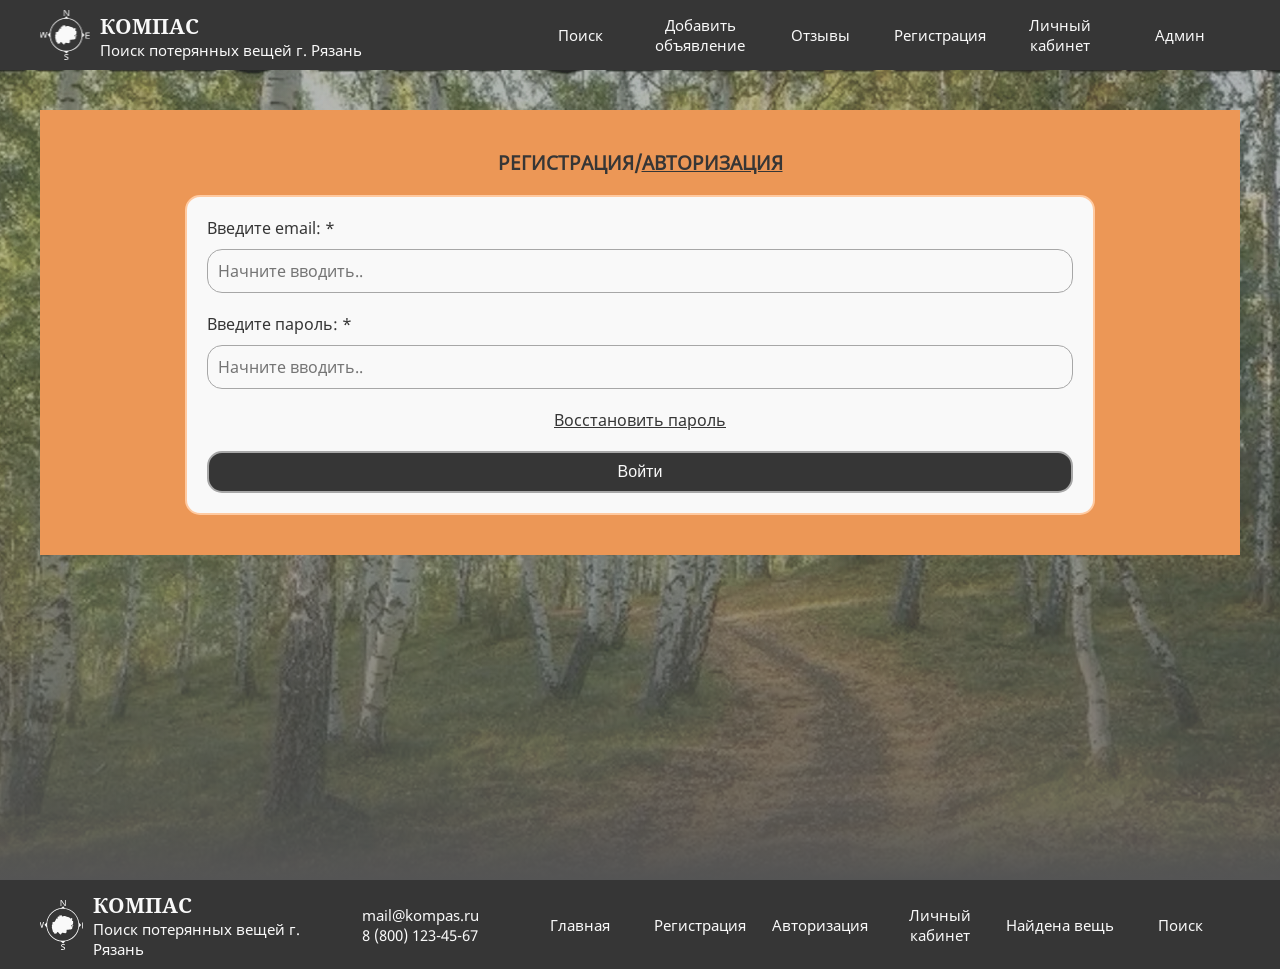
<file: login.html>
<!DOCTYPE html>
<html lang="ru">

<head>
    <title></title>
    <meta charset="utf-8">
    <meta name="viewport" content="width=device-width, initial-scale=1.0">
    <link rel="stylesheet" href="css/form.css">
    <script src="js/code.js" defer></script>

</head>

<body>
    <header>
        <div class="inner-header">
            <a href="index.html">
                <div class="logo-name">
                    <div class="img logo"></div>
                    <div class="name">
                        <h2>Компас</h2>
                        <p>Поиск потерянных вещей г. Рязань</p>
                    </div>
                </div>
            </a>
            <div class="burnav" id="burnav">
                <div class="hamburger-close" id="hamburger-close">
                    <h2>Х</h2>
                </div>
                <ul class="nav-burnav">
                    <a class="burnav-link" href="search.html">
                        <li class="burnav-opt">
                            Поиск
                        </li>
                    </a>
                    <a class="burnav-link" href="add.html">
                        <li class="burnav-opt">
                            Добавить объявление
                        </li>
                    </a>
                    <a class="burnav-link" href="index.html#sec-comments">
                        <li class="burnav-opt">
                            Отзывы
                        </li>
                    </a>
                    <a class="burnav-link" href="register.html">
                        <li class="burnav-opt">
                            Регистрация
                        </li>
                    </a>
                    <a class="burnav-link" href="profile.html">
                        <li class="burnav-opt">
                            Личный кабинет
                        </li>
                    </a>
                    <a class="burnav-link" href="admin.html">
                        <li class="burnav-opt">
                            Админ
                        </li>
                    </a>
                </ul>
            </div>

            <nav>
                <ul class="nav-header">
                    <a class="nav-link" href="search.html">
                        <li class="nav-opt">
                            Поиск
                        </li>
                    </a>
                    <a class="nav-link" href="add.html">
                        <li class="nav-opt">
                            Добавить объявление
                        </li>
                    </a>
                    <a class="nav-link" href="index.html#sec-comments">
                        <li class="nav-opt">
                            Отзывы
                        </li>
                    </a>
                    <a class="nav-link" href="register.html">
                        <li class="nav-opt">
                            Регистрация
                        </li>
                    </a>
                    <a class="nav-link" href="profile.html">
                        <li class="nav-opt">
                            Личный кабинет
                        </li>
                    </a>
                    <a class="nav-link" href="admin.html">
                        <li class="nav-opt">
                            Админ
                        </li>
                    </a>
                </ul>
            </nav>

            <div id="hamburger-button" class="hamburger-button">
                <span class="hamburger-line"></span>
                <span class="hamburger-line"></span>
                <span class="hamburger-line"></span>
            </div>

        </div>
    </header>

    <main>
        <div class="inner-main">

            <div class="section section-form sec-login">
                <div class="form">
                    <div class="reg-log">
                        <a href="register.html">
                            <h3 class="reg-h">Регистрация</h3>
                        </a>
                        <h3 class="sl">/</h3>
                        <a href="login.html">
                            <h3 class="log-h">Авторизация</h3>
                        </a>
                    </div>

                    <form class="form-login" method="post" action="#">
                        <label for="log-email" class="field">
                        <p>Введите email: *</p>
                        <input type="email" required placeholder="Начните вводить.." id="log-email" name="log-email" >
                        <p class="font-message message-needed">Это обязательное поле</p>
                        <p class="font-message message-uncorr">Корректно заполните поле</p>
                    </label>

                        <label for="log-pass" class="field">
                        <p>Введите пароль: *</p>
                        <input type="password" required placeholder="Начните вводить.." id="log-pass" name="log-pass" >
                        <p class="font-message message-needed">Это обязательное поле</p>
                        <p class="font-message message-uncorr">Корректно заполните поле</p>
                    </label>

                        <a href="#">
                            <p class="new-password">Восстановить пароль</p>
                        </a>

                        <button type="submit" class="but-more" name="add">Войти</button>

                    </form>
                </div>
            </div>


        </div>
    </main>

    <footer>
        <div class="inner-footer">
            <a href="index.html">
                <div class="logo-name">
                    <div class="img logo"></div>
                    <div class="name">
                        <h2>Компас</h2>
                        <p>Поиск потерянных вещей г. Рязань</p>
                    </div>
                </div>
            </a>

            <div class="email-tel">
                <p> mail@kompas.ru</p>
                <p>8 (800) 123-45-67</p>
            </div>

            <nav>
                <ul class="nav-footer">
                    <a class="nav-link" href="index.html">
                        <li class="nav-opt">
                            Главная
                        </li>
                    </a>
                    <a class="nav-link" href="register.html">
                        <li class="nav-opt">
                            Регистрация
                        </li>
                    </a>
                    <a class="nav-link" href="login.html">
                        <li class="nav-opt">
                            Авторизация
                        </li>
                    </a>
                    <a class="nav-link" href="profile.html">
                        <li class="nav-opt">
                            Личный кабинет
                        </li>
                    </a>
                    <a class="nav-link" href="add.html">
                        <li class="nav-opt">
                            Найдена вещь
                        </li>
                    </a>
                    <a class="nav-link" href="search.html">
                        <li class="nav-opt">
                            Поиск
                        </li>
                    </a>
                </ul>
            </nav>
        </div>
    </footer>
</body>

</html>
</file>
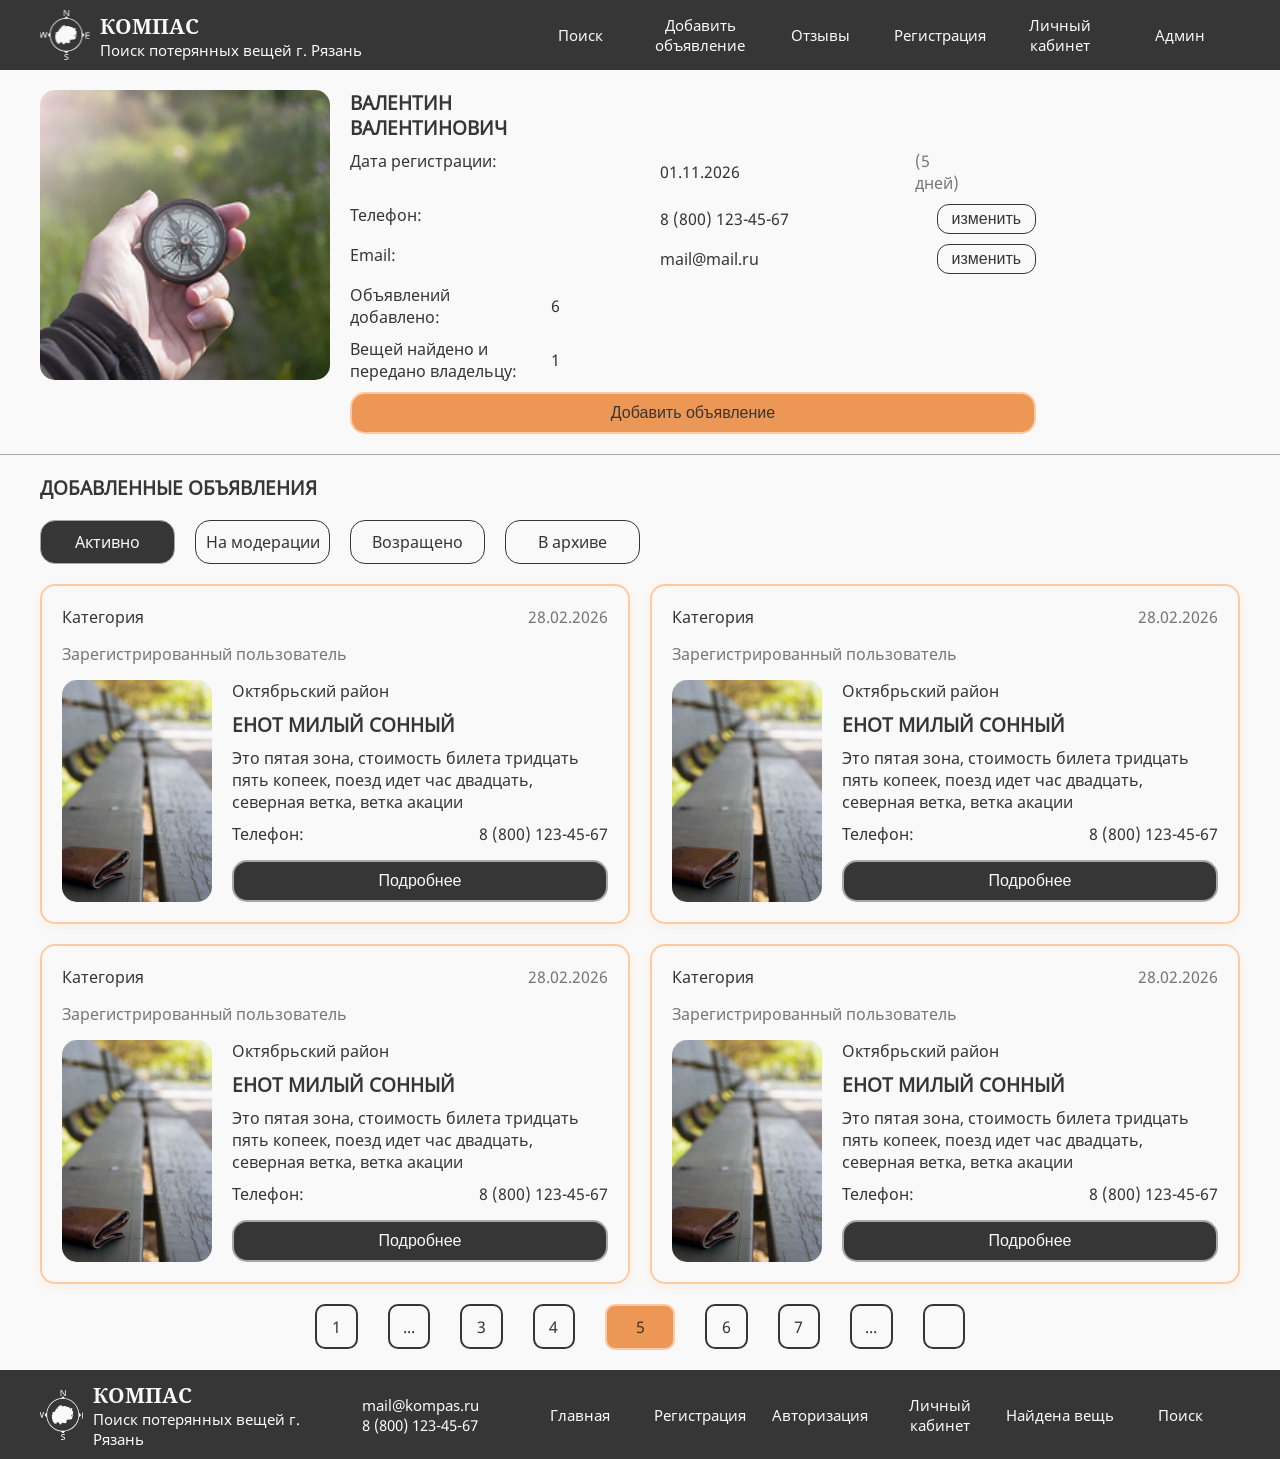
<file: profile.html>
<!DOCTYPE html>
<html lang="ru">

<head>
    <title></title>
    <meta charset="utf-8">
    <meta name="viewport" content="width=device-width, initial-scale=1.0">
    <link rel="stylesheet" href="css/main.css">
    <script src="js/code.js" defer></script>
</head>

<body>
    <header>
        <div class="inner-header">
            <a href="index.html">
                <div class="logo-name">
                    <div class="img logo"></div>
                    <div class="name">
                        <h2>Компас</h2>
                        <p>Поиск потерянных вещей г. Рязань</p>
                    </div>
                </div>
            </a>
            <div class="burnav" id="burnav">
                <div class="hamburger-close" id="hamburger-close">
                    <h2>Х</h2>
                </div>
                <ul class="nav-burnav">
                    <a class="burnav-link" href="search.html">
                        <li class="burnav-opt">
                            Поиск
                        </li>
                    </a>
                    <a class="burnav-link" href="add.html">
                        <li class="burnav-opt">
                            Добавить объявление
                        </li>
                    </a>
                    <a class="burnav-link" href="index.html#sec-comments">
                        <li class="burnav-opt">
                            Отзывы
                        </li>
                    </a>
                    <a class="burnav-link" href="register.html">
                        <li class="burnav-opt">
                            Регистрация
                        </li>
                    </a>
                    <a class="burnav-link" href="profile.html">
                        <li class="burnav-opt">
                            Личный кабинет
                        </li>
                    </a>
                    <a class="burnav-link" href="admin.html">
                        <li class="burnav-opt">
                            Админ
                        </li>
                    </a>
                </ul>
            </div>

            <nav>
                <ul class="nav-header">
                    <a class="nav-link" href="search.html">
                        <li class="nav-opt">
                            Поиск
                        </li>
                    </a>
                    <a class="nav-link" href="add.html">
                        <li class="nav-opt">
                            Добавить объявление
                        </li>
                    </a>
                    <a class="nav-link" href="index.html#sec-comments">
                        <li class="nav-opt">
                            Отзывы
                        </li>
                    </a>
                    <a class="nav-link" href="register.html">
                        <li class="nav-opt">
                            Регистрация
                        </li>
                    </a>
                    <a class="nav-link" href="profile.html">
                        <li class="nav-opt">
                            Личный кабинет
                        </li>
                    </a>
                    <a class="nav-link" href="admin.html">
                        <li class="nav-opt">
                            Админ
                        </li>
                    </a>
                </ul>
            </nav>

            <div id="hamburger-button" class="hamburger-button">
                <span class="hamburger-line"></span>
                <span class="hamburger-line"></span>
                <span class="hamburger-line"></span>
            </div>

        </div>
    </header>

    <main>
        <div class="inner-main">

            <div class=" section sec-person">
                <div class="img person-img img-show"></div>
                <div class="person-info">
                    <h3>Валентин Валентинович</h3>
                    <div class="person-info-para person-info-para-date">
                        <p class="para-text">Дата регистрации:</p>
                        <div class="para-info-plus">
                            <input type="text" readonly class="para-info" value="01.11.2026">
                            <p class="font-plus">(5 дней)</p>
                        </div>
                    </div>
                    <div class="person-info-para person-info-para-tel">
                        <p class="para-text">Телефон:</p>
                        <div class="para-info-plus">
                            <input type="tel" class="para-info" value="8 (800) 123-45-67" id="change-tel">
                            <button class="but-change " id="but-change-tel">изменить</button>
                        </div>
                    </div>
                    <div class="person-info-para person-info-para-email">
                        <p class="para-text">Email:</p>
                        <div class="para-info-plus">
                            <input type="email" class="para-info" value="mail@mail.ru" id="change-email">
                            <button class="but-change " id="but-change-email">изменить</button>
                        </div>
                    </div>
                    <div class="person-info-para person-info-para-amount">
                        <p class="para-text">Объявлений добавлено:</p>
                        <input type="text" readonly class="para-info" value="6">
                    </div>
                    <div class="person-info-para person-info-para-given">
                        <p class="para-text">Вещей найдено и передано владельцу:</p>
                        <input type="text" readonly class="para-info" value="1">
                    </div>
                    <button onclick="window.location='add.html'" class="but-main butt-add">Добавить объявление</button>
                </div>
            </div>

            <div class="section sec-profile">
                <h3>Добавленные объявления</h3>

                <div class="nav-status">
                    <div class="status active">Активно</div>
                    <div class="status ">На модерации</div>
                    <div class="status ">Возращено</div>
                    <div class="status ">В архиве</div>
                </div>

                <div class="cards-list">
                    <div class="card">
                        <div class="category-date">
                            <p class="category">Категория</p>
                            <p class="font-plus date">28.02.2026</p>
                        </div>
                        <p class="if-registered font-plus">Зарегистрированный пользователь</p>
                        <div class="card-content-img">
                            <div class="img card-img"></div>
                            <div class="card-content">
                                <div class="card-text">
                                    <p class="place">Октябрьский район</p>
                                    <h3 class="object-name">Енот милый сонный</h3>
                                    <p class="card-text">
                                        Это пятая зона, стоимость билета тридцать пять копеек, поезд идет час двадцать, северная ветка, ветка акации
                                    </p>
                                    <div class="more-info card-tel">
                                        <p class="tel-w">Телефон:</p>
                                        <p class="tel">8 (800) 123-45-67</p>
                                    </div>
                                </div>
                                <button class="but-more but-more-item">Подробнее</button>
                            </div>
                        </div>
                    </div>

                    <div class="card">
                        <div class="category-date">
                            <p class="category">Категория</p>
                            <p class="font-plus date">28.02.2026</p>
                        </div>
                        <p class="if-registered font-plus">Зарегистрированный пользователь</p>
                        <div class="card-content-img">
                            <div class="img card-img"></div>
                            <div class="card-content">
                                <div class="card-text">
                                    <p class="place">Октябрьский район</p>
                                    <h3 class="object-name">Енот милый сонный</h3>
                                    <p class="card-text">
                                        Это пятая зона, стоимость билета тридцать пять копеек, поезд идет час двадцать, северная ветка, ветка акации
                                    </p>
                                    <div class="more-info card-tel">
                                        <p class="tel-w">Телефон:</p>
                                        <p class="tel">8 (800) 123-45-67</p>
                                    </div>
                                </div>
                                <button class="but-more but-more-item">Подробнее</button>
                            </div>
                        </div>
                    </div>

                    <div class="card">
                        <div class="category-date">
                            <p class="category">Категория</p>
                            <p class="font-plus date">28.02.2026</p>
                        </div>
                        <p class="if-registered font-plus">Зарегистрированный пользователь</p>
                        <div class="card-content-img">
                            <div class="img card-img"></div>
                            <div class="card-content">
                                <div class="card-text">
                                    <p class="place">Октябрьский район</p>
                                    <h3 class="object-name">Енот милый сонный</h3>
                                    <p class="card-text">
                                        Это пятая зона, стоимость билета тридцать пять копеек, поезд идет час двадцать, северная ветка, ветка акации
                                    </p>
                                    <div class="more-info card-tel">
                                        <p class="tel-w">Телефон:</p>
                                        <p class="tel">8 (800) 123-45-67</p>
                                    </div>
                                </div>
                                <button class="but-more but-more-item">Подробнее</button>
                            </div>
                        </div>
                    </div>

                    <div class="card">
                        <div class="category-date">
                            <p class="category">Категория</p>
                            <p class="font-plus date">28.02.2026</p>
                        </div>
                        <p class="if-registered font-plus">Зарегистрированный пользователь</p>
                        <div class="card-content-img">
                            <div class="img card-img"></div>
                            <div class="card-content">
                                <div class="card-text">
                                    <p class="place">Октябрьский район</p>
                                    <h3 class="object-name">Енот милый сонный</h3>
                                    <p class="card-text">
                                        Это пятая зона, стоимость билета тридцать пять копеек, поезд идет час двадцать, северная ветка, ветка акации
                                    </p>
                                    <div class="more-info card-tel">
                                        <p class="tel-w">Телефон:</p>
                                        <p class="tel">8 (800) 123-45-67</p>
                                    </div>
                                </div>
                                <button class="but-more but-more-item">Подробнее</button>
                            </div>
                        </div>
                    </div>
                </div>

                <div class="nav-sections">
                    <div class="nav-sec nav-sec-1">1</div>
                    <div class="nav-sec nav-sec-more">...</div>
                    <div class="nav-sec nav-sec-n-2">3</div>
                    <div class="nav-sec nav-sec-n-1">4</div>
                    <!-- <div class="nav-sec nav-sec-n"> -->
                    <input type="number" class="nav-sec-n" value="5">
                    <!-- </div> -->
                    <div class="nav-sec nav-sec-n--1">6</div>
                    <div class="nav-sec nav-sec-n--2">7</div>
                    <div class="nav-sec nav-sec-more">...</div>
                    <div class="nav-sec nav-sec-m"></div>
                </div>
            </div>


        </div>
    </main>

    <footer>
        <div class="inner-footer">
            <a href="index.html">
                <div class="logo-name">
                    <div class="img logo"></div>
                    <div class="name">
                        <h2>Компас</h2>
                        <p>Поиск потерянных вещей г. Рязань</p>
                    </div>
                </div>
            </a>

            <div class="email-tel">
                <p> mail@kompas.ru</p>
                <p>8 (800) 123-45-67</p>
            </div>

            <nav>
                <ul class="nav-footer">
                    <a class="nav-link" href="index.html">
                        <li class="nav-opt">
                            Главная
                        </li>
                    </a>
                    <a class="nav-link" href="register.html">
                        <li class="nav-opt">
                            Регистрация
                        </li>
                    </a>
                    <a class="nav-link" href="login.html">
                        <li class="nav-opt">
                            Авторизация
                        </li>
                    </a>
                    <a class="nav-link" href="profile.html">
                        <li class="nav-opt">
                            Личный кабинет
                        </li>
                    </a>
                    <a class="nav-link" href="add.html">
                        <li class="nav-opt">
                            Найдена вещь
                        </li>
                    </a>
                    <a class="nav-link" href="search.html">
                        <li class="nav-opt">
                            Поиск
                        </li>
                    </a>
                </ul>
            </nav>
        </div>
    </footer>
</body>

</html>
</file>
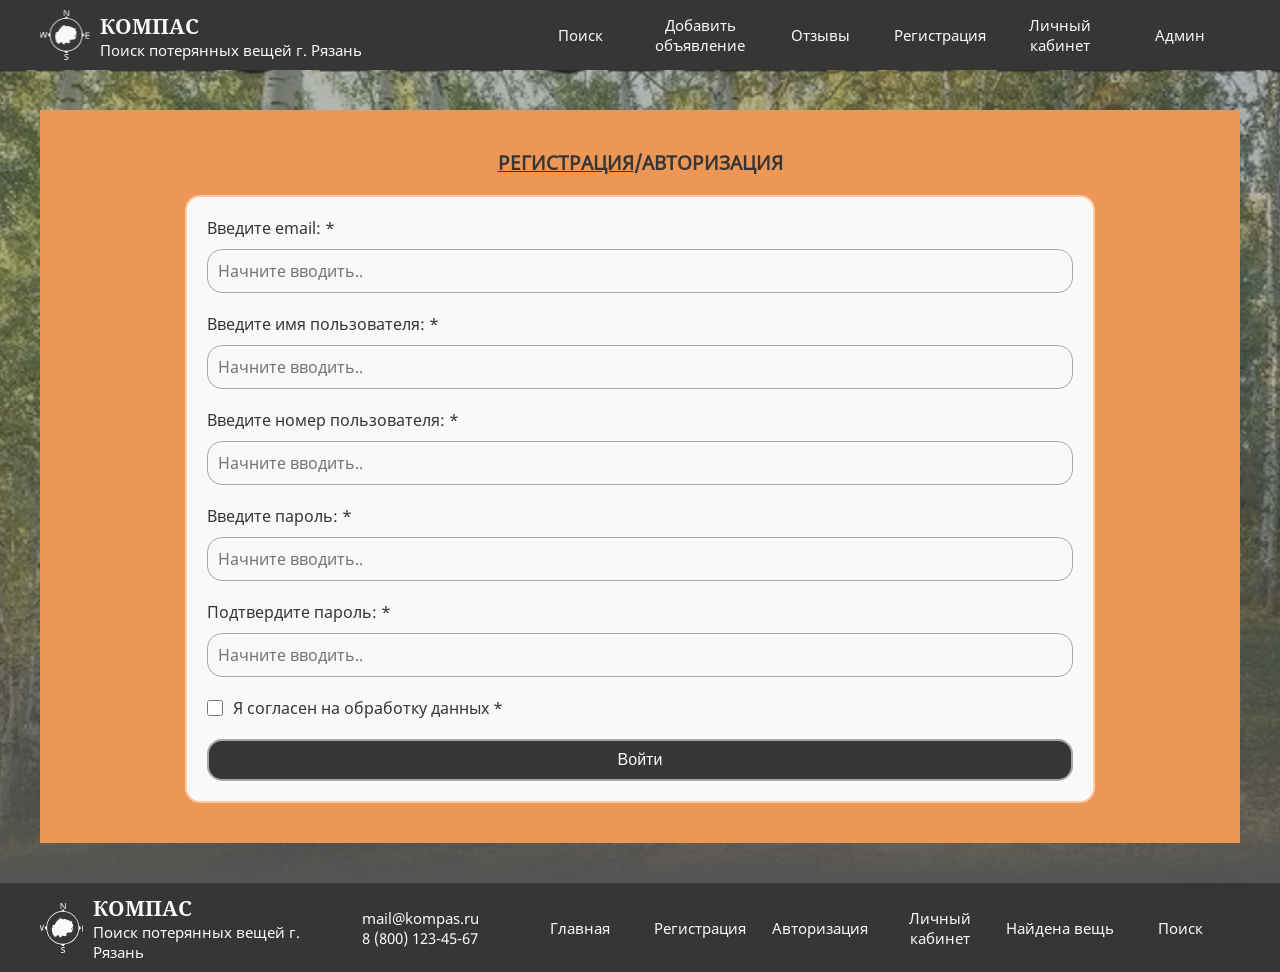
<file: register.html>
<!DOCTYPE html>
<html lang="ru">

<head>
    <title></title>
    <meta charset="utf-8">
    <meta name="viewport" content="width=device-width, initial-scale=1.0">
    <link rel="stylesheet" href="css/form.css">
    <script src="js/code.js" defer></script>

</head>

<body>
    <header>
        <div class="inner-header">
            <a href="index.html">
                <div class="logo-name">
                    <div class="img logo"></div>
                    <div class="name">
                        <h2>Компас</h2>
                        <p>Поиск потерянных вещей г. Рязань</p>
                    </div>
                </div>
            </a>
            <div class="burnav" id="burnav">
                <div class="hamburger-close" id="hamburger-close">
                    <h2>Х</h2>
                </div>
                <ul class="nav-burnav">
                    <a class="burnav-link" href="search.html">
                        <li class="burnav-opt">
                            Поиск
                        </li>
                    </a>
                    <a class="burnav-link" href="add.html">
                        <li class="burnav-opt">
                            Добавить объявление
                        </li>
                    </a>
                    <a class="burnav-link" href="index.html#sec-comments">
                        <li class="burnav-opt">
                            Отзывы
                        </li>
                    </a>
                    <a class="burnav-link" href="register.html">
                        <li class="burnav-opt">
                            Регистрация
                        </li>
                    </a>
                    <a class="burnav-link" href="profile.html">
                        <li class="burnav-opt">
                            Личный кабинет
                        </li>
                    </a>
                    <a class="burnav-link" href="admin.html">
                        <li class="burnav-opt">
                            Админ
                        </li>
                    </a>
                </ul>
            </div>

            <nav>
                <ul class="nav-header">
                    <a class="nav-link" href="search.html">
                        <li class="nav-opt">
                            Поиск
                        </li>
                    </a>
                    <a class="nav-link" href="add.html">
                        <li class="nav-opt">
                            Добавить объявление
                        </li>
                    </a>
                    <a class="nav-link" href="index.html#sec-comments">
                        <li class="nav-opt">
                            Отзывы
                        </li>
                    </a>
                    <a class="nav-link" href="register.html">
                        <li class="nav-opt">
                            Регистрация
                        </li>
                    </a>
                    <a class="nav-link" href="profile.html">
                        <li class="nav-opt">
                            Личный кабинет
                        </li>
                    </a>
                    <a class="nav-link" href="admin.html">
                        <li class="nav-opt">
                            Админ
                        </li>
                    </a>
                </ul>
            </nav>

            <div id="hamburger-button" class="hamburger-button">
                <span class="hamburger-line"></span>
                <span class="hamburger-line"></span>
                <span class="hamburger-line"></span>
            </div>

        </div>
    </header>

    <main>
        <div class="inner-main">

            <div class="section section-form sec-register">
                <div class="form">
                    <div class="reg-log">
                        <a href="register.html">
                            <h3 class="reg-h">Регистрация</h3>
                        </a>
                        <h3 class="sl">/</h3>
                        <a href="login.html">
                            <h3 class="log-h">Авторизация</h3>
                        </a>
                    </div>

                    <form class="form-register" method="post" action="#">
                        <label for="reg-email" class="field">
                        <p>Введите email: *</p>
                        <input type="email" required placeholder="Начните вводить.." id="reg-email" name="reg-email" >
                        <p class="font-message message-needed">Это обязательное поле</p>
                        <p class="font-message message-uncorr">Корректно заполните поле</p>
                    </label>

                        <label for="reg-name" class="field">
                        <p>Введите имя пользователя: *</p>
                        <input type="tel" required maxlength="100" placeholder="Начните вводить.." id="reg-name" name="reg-name" >
                        <p class="font-message message-needed">Это обязательное поле</p>
                        <p class="font-message message-uncorr">Корректно заполните поле</p>
                    </label>

                        <label for="reg-tel" class="field">
                        <p>Введите номер пользователя: *</p>
                        <input type="tel" required placeholder="Начните вводить.." id="reg-tel" name="reg-tel" >
                        <p class="font-message message-needed">Это обязательное поле</p>
                        <p class="font-message message-uncorr">Корректно заполните поле</p>
                    </label>

                        <label for="reg-pass1" class="field">
                        <p>Введите пароль: *</p>
                        <input type="password" required placeholder="Начните вводить.." id="reg-pass1" name="reg-pass1" >
                        <p class="font-message message-needed">Это обязательное поле</p>
                        <p class="font-message message-uncorr">Корректно заполните поле</p>
                    </label>

                        <label for="reg-pass2" class="field">
                        <p>Подтвердите пароль: *</p>
                        <input type="password" required placeholder="Начните вводить.." id="reg-pass2" name="reg-pass2" >
                        <p class="font-message message-needed">Это обязательное поле</p>
                        <p class="font-message message-uncorr">Корректно заполните поле</p>
                    </label>

                        <label for="reg-agreement" class="check">
                        <div class="input-check">
                            <input type="checkbox" required name="reg-agreement" id="reg-agreement">
                            <p>Я согласен на обработку данных *</p>
                        </div>
                        <p class="font-message message-needed">Это обязательное поле</p>
                    </label>

                        <button type="submit" class="but-more" name="add">Войти</button>

                    </form>
                </div>
            </div>


        </div>
    </main>

    <footer>
        <div class="inner-footer">
            <a href="index.html">
                <div class="logo-name">
                    <div class="img logo"></div>
                    <div class="name">
                        <h2>Компас</h2>
                        <p>Поиск потерянных вещей г. Рязань</p>
                    </div>
                </div>
            </a>

            <div class="email-tel">
                <p> mail@kompas.ru</p>
                <p>8 (800) 123-45-67</p>
            </div>

            <nav>
                <ul class="nav-footer">
                    <a class="nav-link" href="index.html">
                        <li class="nav-opt">
                            Главная
                        </li>
                    </a>
                    <a class="nav-link" href="register.html">
                        <li class="nav-opt">
                            Регистрация
                        </li>
                    </a>
                    <a class="nav-link" href="login.html">
                        <li class="nav-opt">
                            Авторизация
                        </li>
                    </a>
                    <a class="nav-link" href="profile.html">
                        <li class="nav-opt">
                            Личный кабинет
                        </li>
                    </a>
                    <a class="nav-link" href="add.html">
                        <li class="nav-opt">
                            Найдена вещь
                        </li>
                    </a>
                    <a class="nav-link" href="search.html">
                        <li class="nav-opt">
                            Поиск
                        </li>
                    </a>
                </ul>
            </nav>
        </div>
    </footer>
</body>

</html>
</file>
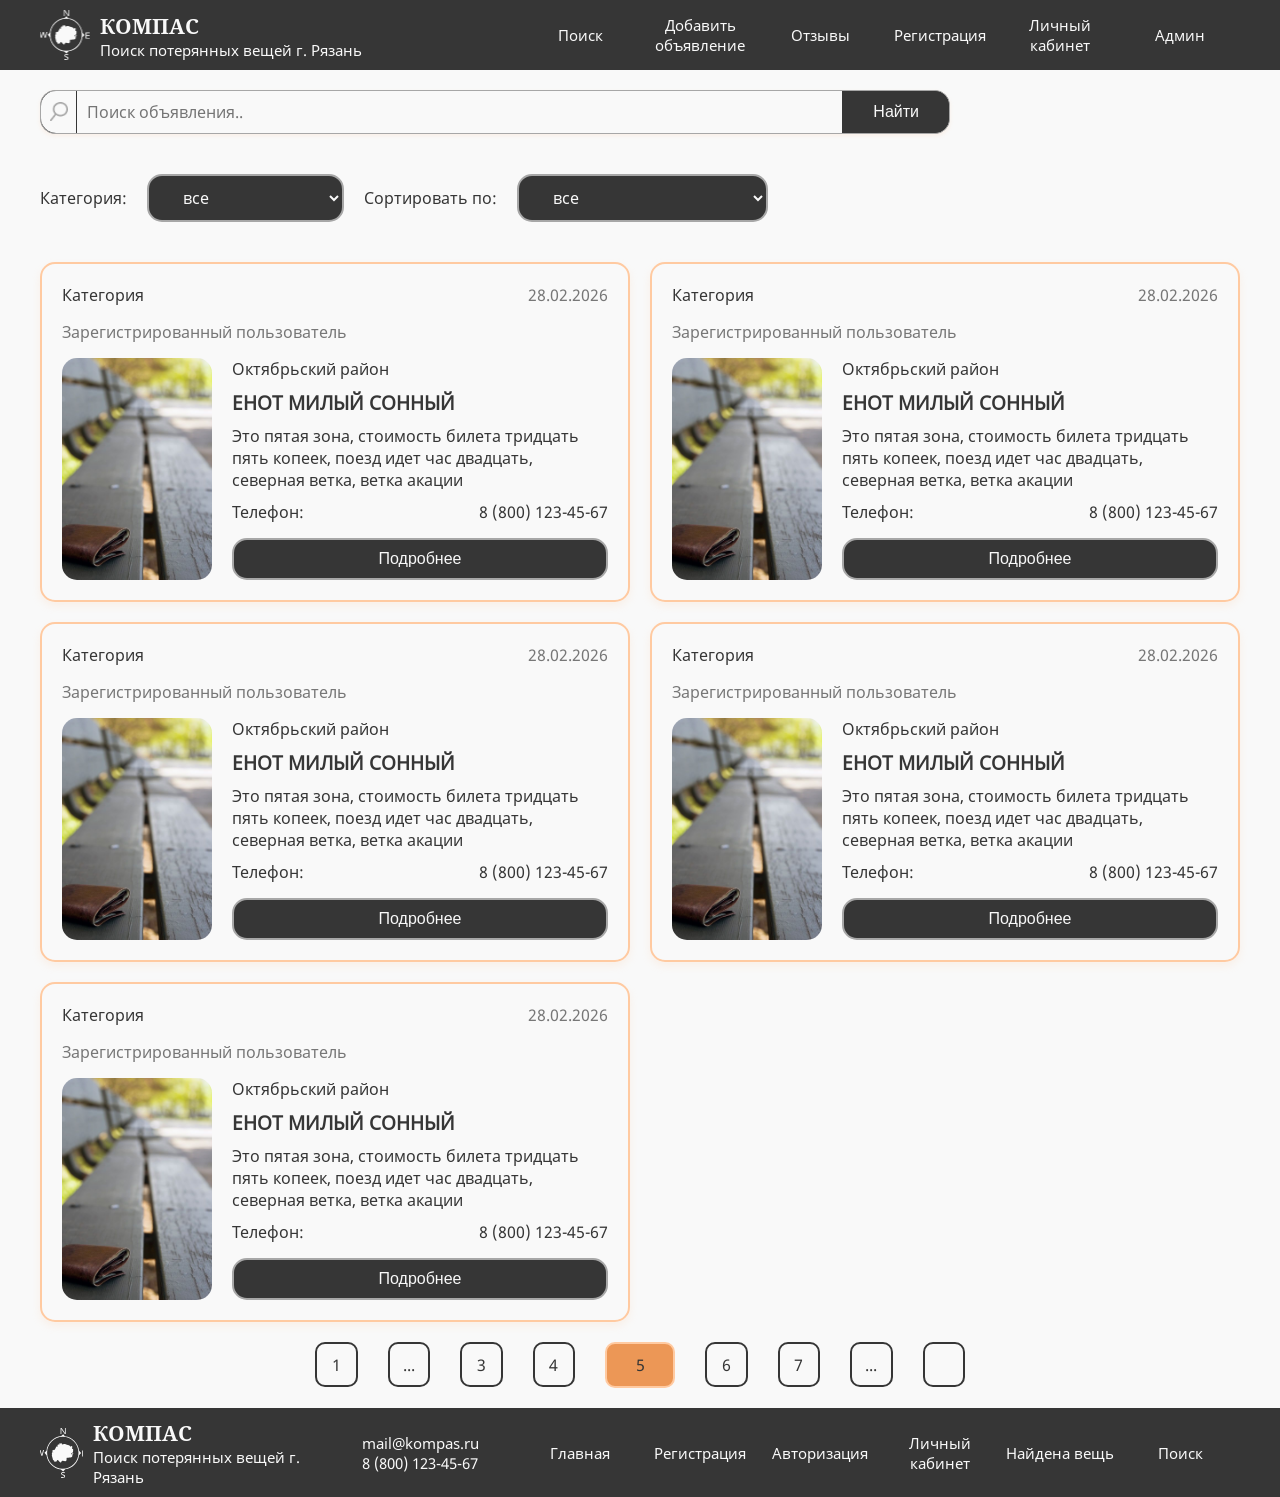
<file: search.html>
<!DOCTYPE html>
<html lang="ru">

<head>
    <title></title>
    <meta charset="utf-8">
    <meta name="viewport" content="width=device-width, initial-scale=1.0">
    <link rel="stylesheet" href="css/main.css">
    <script src="js/code.js" defer></script>

</head>

<body>
    <header>
        <div class="inner-header">
            <a href="index.html">
                <div class="logo-name">
                    <div class="img logo"></div>
                    <div class="name">
                        <h2>Компас</h2>
                        <p>Поиск потерянных вещей г. Рязань</p>
                    </div>
                </div>
            </a>
            <div class="burnav" id="burnav">
                <div class="hamburger-close" id="hamburger-close">
                    <h2>Х</h2>
                </div>
                <ul class="nav-burnav">
                    <a class="burnav-link" href="search.html">
                        <li class="burnav-opt">
                            Поиск
                        </li>
                    </a>
                    <a class="burnav-link" href="add.html">
                        <li class="burnav-opt">
                            Добавить объявление
                        </li>
                    </a>
                    <a class="burnav-link" href="index.html#sec-comments">
                        <li class="burnav-opt">
                            Отзывы
                        </li>
                    </a>
                    <a class="burnav-link" href="register.html">
                        <li class="burnav-opt">
                            Регистрация
                        </li>
                    </a>
                    <a class="burnav-link" href="profile.html">
                        <li class="burnav-opt">
                            Личный кабинет
                        </li>
                    </a>
                    <a class="burnav-link" href="admin.html">
                        <li class="burnav-opt">
                            Админ
                        </li>
                    </a>
                </ul>
            </div>

            <nav>
                <ul class="nav-header">
                    <a class="nav-link" href="search.html">
                        <li class="nav-opt">
                            Поиск
                        </li>
                    </a>
                    <a class="nav-link" href="add.html">
                        <li class="nav-opt">
                            Добавить объявление
                        </li>
                    </a>
                    <a class="nav-link" href="index.html#sec-comments">
                        <li class="nav-opt">
                            Отзывы
                        </li>
                    </a>
                    <a class="nav-link" href="register.html">
                        <li class="nav-opt">
                            Регистрация
                        </li>
                    </a>
                    <a class="nav-link" href="profile.html">
                        <li class="nav-opt">
                            Личный кабинет
                        </li>
                    </a>
                    <a class="nav-link" href="admin.html">
                        <li class="nav-opt">
                            Админ
                        </li>
                    </a>
                </ul>
            </nav>
            <div id="hamburger-button" class="hamburger-button">
                <span class="hamburger-line"></span>
                <span class="hamburger-line"></span>
                <span class="hamburger-line"></span>
            </div>

        </div>
    </header>

    <main>
        <div class="inner-main">

            <div class="section sec-search">
                <div class="search">
                    <div class="img search-icon" onclick="document.location='search.html'"></div>
                    <input type="text" maxlength="200" placeholder="Поиск объявления.." class="search-field active">
                    <button class="search-but" onclick="document.location='search.html'">Найти</button>
                </div>
            </div>

            <div class="section sec-filter">
                <div class="filter">
                    <label for="filter-category" class="filter-opt filter-category">
                    <p>Категория:</p>
                    <select class="categories filter-list">
                        <option value="0">все</option>
                        <option value="1">Животные</option>
                        <option value="2">Электроника</option>
                        <option value="3">Украшения</option>
                        <option value="4">Документы</option>
                        <option value="4">Вещи (другое)</option>
                    </select>
                    <input type="text" id="filter-category-input" style="display:none;" placeholder="Введите своё значение"/>
                </label>

                    <label for="filter-sortby" class="filter-opt filter-sortby">
                    <p>Сортировать по:</p>
                    <select class="sortby filter-list">
                        <option value="0">все</option>
                        <option value="1">времени добавления</option>
                    </select>
                    <input type="text" id="filter-sortby-input" style="display:none;" placeholder="Введите своё значение"/>
                </label>
                </div>
            </div>

            <div class="section sec-found">
                <div class="found-list">
                    <div class="card">
                        <div class="category-date">
                            <p class="category">Категория</p>
                            <p class="font-plus date">28.02.2026</p>
                        </div>
                        <p class="if-registered font-plus">Зарегистрированный пользователь</p>
                        <div class="card-content-img">
                            <div class="img card-img"></div>
                            <div class="card-content">
                                <div class="card-text">
                                    <p class="place">Октябрьский район</p>
                                    <h3 class="object-name">Енот милый сонный</h3>
                                    <p class="card-text">
                                        Это пятая зона, стоимость билета тридцать пять копеек, поезд идет час двадцать, северная ветка, ветка акации
                                    </p>
                                    <div class="more-info card-tel">
                                        <p class="tel-w">Телефон:</p>
                                        <p class="tel">8 (800) 123-45-67</p>
                                    </div>
                                </div>
                                <button class="but-more but-more-item">Подробнее</button>
                            </div>
                        </div>
                    </div>

                    <div class="card">
                        <div class="category-date">
                            <p class="category">Категория</p>
                            <p class="font-plus date">28.02.2026</p>
                        </div>
                        <p class="if-registered font-plus">Зарегистрированный пользователь</p>
                        <div class="card-content-img">
                            <div class="img card-img"></div>
                            <div class="card-content">
                                <div class="card-text">
                                    <p class="place">Октябрьский район</p>
                                    <h3 class="object-name">Енот милый сонный</h3>
                                    <p class="card-text">
                                        Это пятая зона, стоимость билета тридцать пять копеек, поезд идет час двадцать, северная ветка, ветка акации
                                    </p>
                                    <div class="more-info card-tel">
                                        <p class="tel-w">Телефон:</p>
                                        <p class="tel">8 (800) 123-45-67</p>
                                    </div>
                                </div>
                                <button class="but-more but-more-item">Подробнее</button>
                            </div>
                        </div>
                    </div>

                    <div class="card">
                        <div class="category-date">
                            <p class="category">Категория</p>
                            <p class="font-plus date">28.02.2026</p>
                        </div>
                        <p class="if-registered font-plus">Зарегистрированный пользователь</p>
                        <div class="card-content-img">
                            <div class="img card-img"></div>
                            <div class="card-content">
                                <div class="card-text">
                                    <p class="place">Октябрьский район</p>
                                    <h3 class="object-name">Енот милый сонный</h3>
                                    <p class="card-text">
                                        Это пятая зона, стоимость билета тридцать пять копеек, поезд идет час двадцать, северная ветка, ветка акации
                                    </p>
                                    <div class="more-info card-tel">
                                        <p class="tel-w">Телефон:</p>
                                        <p class="tel">8 (800) 123-45-67</p>
                                    </div>
                                </div>
                                <button class="but-more but-more-item">Подробнее</button>
                            </div>
                        </div>
                    </div>

                    <div class="card">
                        <div class="category-date">
                            <p class="category">Категория</p>
                            <p class="font-plus date">28.02.2026</p>
                        </div>
                        <p class="if-registered font-plus">Зарегистрированный пользователь</p>
                        <div class="card-content-img">
                            <div class="img card-img"></div>
                            <div class="card-content">
                                <div class="card-text">
                                    <p class="place">Октябрьский район</p>
                                    <h3 class="object-name">Енот милый сонный</h3>
                                    <p class="card-text">
                                        Это пятая зона, стоимость билета тридцать пять копеек, поезд идет час двадцать, северная ветка, ветка акации
                                    </p>
                                    <div class="more-info card-tel">
                                        <p class="tel-w">Телефон:</p>
                                        <p class="tel">8 (800) 123-45-67</p>
                                    </div>
                                </div>
                                <button class="but-more but-more-item">Подробнее</button>
                            </div>
                        </div>
                    </div>

                    <div class="card">
                        <div class="category-date">
                            <p class="category">Категория</p>
                            <p class="font-plus date">28.02.2026</p>
                        </div>
                        <p class="if-registered font-plus">Зарегистрированный пользователь</p>
                        <div class="card-content-img">
                            <div class="img card-img"></div>
                            <div class="card-content">
                                <div class="card-text">
                                    <p class="place">Октябрьский район</p>
                                    <h3 class="object-name">Енот милый сонный</h3>
                                    <p class="card-text">
                                        Это пятая зона, стоимость билета тридцать пять копеек, поезд идет час двадцать, северная ветка, ветка акации
                                    </p>
                                    <div class="more-info card-tel">
                                        <p class="tel-w">Телефон:</p>
                                        <p class="tel">8 (800) 123-45-67</p>
                                    </div>
                                </div>
                                <button class="but-more but-more-item">Подробнее</button>
                            </div>
                        </div>
                    </div>

                </div>

                <div class="nav-sections">
                    <div class="nav-sec nav-sec-1">1</div>
                    <div class="nav-sec nav-sec-more">...</div>
                    <div class="nav-sec nav-sec-n-2">3</div>
                    <div class="nav-sec nav-sec-n-1">4</div>
                    <!-- <div class="nav-sec nav-sec-n"> -->
                    <input type="number" class="nav-sec-n" value="5">
                    <!-- </div> -->
                    <div class="nav-sec nav-sec-n--1">6</div>
                    <div class="nav-sec nav-sec-n--2">7</div>
                    <div class="nav-sec nav-sec-more">...</div>
                    <div class="nav-sec nav-sec-m"></div>
                </div>
            </div>

        </div>
    </main>

    <footer>
        <div class="inner-footer">
            <a href="index.html">
                <div class="logo-name">
                    <div class="img logo"></div>
                    <div class="name">
                        <h2>Компас</h2>
                        <p>Поиск потерянных вещей г. Рязань</p>
                    </div>
                </div>
            </a>

            <div class="email-tel">
                <p> mail@kompas.ru</p>
                <p>8 (800) 123-45-67</p>
            </div>

            <nav>
                <ul class="nav-footer">
                    <a class="nav-link" href="index.html">
                        <li class="nav-opt">
                            Главная
                        </li>
                    </a>
                    <a class="nav-link" href="register.html">
                        <li class="nav-opt">
                            Регистрация
                        </li>
                    </a>
                    <a class="nav-link" href="login.html">
                        <li class="nav-opt">
                            Авторизация
                        </li>
                    </a>
                    <a class="nav-link" href="profile.html">
                        <li class="nav-opt">
                            Личный кабинет
                        </li>
                    </a>
                    <a class="nav-link" href="add.html">
                        <li class="nav-opt">
                            Найдена вещь
                        </li>
                    </a>
                    <a class="nav-link" href="search.html">
                        <li class="nav-opt">
                            Поиск
                        </li>
                    </a>
                </ul>
            </nav>
        </div>
    </footer>
</body>

</html>
</file>
<file: css/main.css>
@import url(style.css);

.sec-about {
    background: linear-gradient(to right,rgb(84, 84, 84), 60%,rgba(84, 84, 84, 0.3), 100%, rgba(84, 84, 84, 0)),
    url('../img/sec_about.jpeg');
    background-position: right;
    background-size: cover;
    background-repeat: no-repeat;
    }

.sec-about-info {
    display: flex;
    flex-direction: column;
    gap: 0;
    color: var(--bg-main);
}
.sec-about-buts {
    display: flex;
    flex-direction: row;
    max-width: 445px;
    justify-content: space-between;
}


.sec-facts {
    flex-direction: row;
    height: 100%;
    justify-content: space-between;
}

.sec-facts-img {
    height: auto;
    width: 50%;
    max-width: 910px;
    background: linear-gradient(to top,rgb(84, 84, 84), 30%,rgba(84, 84, 84, 0.3), 100%, rgba(84, 84, 84, 0)),
    url('../img/sec_facts.jpeg');
    background-repeat: no-repeat;
    background-size: cover;
    background-position: center;
    align-content: end;
    justify-items: end;
    h1 {
        font-size: 42pt;
        text-transform: none;
        margin: 10px;
        color: var(--bg-main);
    }
}

.sec-facts-list {
    height: fit-content;
    width: 100%;
    display: flex;
    flex-direction: column;
    gap: 20px;
}

.fact {
    display: flex;
    flex-direction: row;
    gap: 20px;
    padding: 20px 20px;
    border: solid 2px var(--border-accent);
    border-radius: 15px;
    box-shadow: 0px 4px 8px var(--shadow);
    align-items: center;
    color: var(--font-main);
    text-transform: uppercase;
    h1 {
        color: var(--border-accent);
    }
    &:hover {
        box-shadow: 0px 4px 8px var(--shadow-hov);
    }
}

.sec-recent-slide {
    display: flex;
    gap: 20px;
    width: 100%;
    padding: 20px 20px;
    justify-content: center;
    height: fit-content;
    background-color: var(--border-accent);
    border-radius: 15px;
}

.card-info {
    max-width: auto;
    display: flex;
    gap: 20px;
    flex-direction: column;
    gap: 10px;
    width: 100%;
    height: 100%;
    align-content: space-between;
    flex-wrap: wrap;
}

.slide-img {
    max-height: 340px;
    min-height: 180px;
    width: 100%;
    aspect-ratio: 1 / 1;
    background-image: url(../img/sec_recent.jpeg);
}

.slide-content {
    min-width: 350px;
    width: 100%;
    height: fit-content;
    min-height: 300px;
    display: flex;
    flex-direction: column;
    align-content: center;
    gap: 15px;
}

.category-date {
    width: auto;
    display: flex;
    flex-direction: row;
    justify-content: space-between;
}

.card-text {
    width: 100%;
    display: flex;
    flex-direction: column;
    gap: 10px;
}

.slide-tel{
    &.more-info {
        width: fit-content;
        display: flex;
        flex-direction: row;
        gap: 10px;
    }
}

.all-list, .found-list, .cards-list, .admin-list {
    display: grid;
    grid-template-columns: repeat(3, auto);
    gap: 20px;
    justify-content: space-between;

}

.card {
    height: fit-content;
    width: 100%;
    display: flex;
    flex-direction: column;
    gap: 15px;
    justify-content: space-between;
    border-radius: 15px;
    border: solid 2px var(--border-accent);
    padding: 20px;
    box-shadow: 0px 4px 8px var(--shadow);
    &:hover {
        border-width: 3px;
        box-shadow: 0px 4px 12px var(--shadow-hov);
    }
}

.card-content-img {
    display: flex;
    flex-direction: row;
    gap: 20px;
}

.card-content {
    height: fit-content;
    display: flex;
    flex-direction: column;
    align-content: space-between;
    gap: 15px;
}

.card-img {
    max-width: 270px;
    max-height: 270px;
    min-width: 150px;
    min-height: 150px;
    aspect-ratio: 1/1;
    background-image: url(../img/sec_recent.jpeg);
}

.sec-comments {
    background-color: var(--border-accent);
}

.comments {
    display: flex;
    flex-direction: row;
    width: auto;
    gap: 20px;
    justify-content: space-evenly ;

}

.comment {
    height: fit-content;
    min-height: 170px;
    max-height: 190px;
    width: 100%;
    max-width: none;
    display: flex;
    flex-direction: row;
    gap: 20px;
    padding: 20px;
    border: solid 2px var(--border-accent);
    border-radius: 15px;
    background-color: var(--bg-main);
    box-shadow: 2px 4px 10px var(--shadow);
    &.active {
        border-width: 3px;
        border-color: var(--bg-accent);
    }
    &:hover {
        border-color: var(--bg-accent);
    }
}

.comment-img {
    height: auto;
    width: auto;
    min-height: 130px;
    min-width: 130px;    
    max-width: 150px;
    max-height: 150px;
    aspect-ratio: 1 / 1;
    background-image: url(../img/comment.jpeg);
}

.comment-info {
    width: auto;
    display: flex;
    flex-direction: column;
    gap: 5px;
}

.sec-subcription {
    background-image: url(../img/sec-subscription.jpeg);
}

.sec-person {
    flex-direction: row;
    border-bottom: solid 1px var(--border-main);
}

.person-img {
    aspect-ratio: 1 / 1;
    max-height: 290px;
    max-width: 290px;
    min-width: 270px;
    min-height: 270px;
    height: 100%;
    width: 290px;
    background-image: url(../img/profile.jpeg);
}

.person-info {
    display: flex;
    flex-direction: column;
    gap: 10px;
    h3 {
        width: min-content;
    }
}

.person-info-para, .para-info-plus {
    width: fit-content;
    display: flex;
    flex-direction: row;
    gap: 20px;
}

.sec-item {
    flex-direction: row;
}

.item-content-info {
    width: fit-content;
    display: flex;
    flex-direction: column;
    gap: 10px;
}

.item-para {
    display: flex;
    flex-direction: row;
    gap: 20px;
}

.item-para-text {
    width: 290px;
}

.item-content{
    width: auto;
    display: flex;
    flex-direction: column;
    gap: 20px;
}

.item-content-more {
    width: 100%;
    display: flex;
    flex-direction: column;
    gap: 20px;

}

.item-content-more-text, .item-content-more-text p{
    width: fit-content;
    max-width: 1220px;
    display: flex;
    flex-direction: column;
    gap: 10px;
}


.item-img {
    aspect-ratio: 1 / 1;
    max-width: 445px;
    max-height: 445px;
    width: 445px;
    background-image: url(../img/item.jpeg);
}

.nav-item-imgs {
    height: fit-content;
    max-width: fit-content;
    width: auto;
    display: flex;
    flex-direction: column;
    gap: 20px;
}

.nav-item-img {
    aspect-ratio: 1 / 1;
    max-width: 135px;
    max-height: 135px;
    width: 135px;
    height: 135px;
    background-image: url(../img/item.jpeg);
    &.active {
        border: solid 2px var(--bg-accent);
    }
}

.item-imgs {
    max-width: 600px;
    width: fit-content;
    height: fit-content;
    display: flex;
    flex-direction: row;
    gap: 20px;
} 

.nav-item-img-3 {
    background-image: url(../img/profile.jpeg);
}

.status-card {
    background-color: var(--bg-accent);
    color: var(--font-main);
    border: solid 2px var(--border-accent);
    padding: 5px 30px;
}

@media screen and (max-width: 1600px) {
    .all-list, .found-list, .cards-list, .admin-list {
        grid-template-columns: repeat(2, auto);
    }
    .comments {
        justify-content: space-evenly;
        /* .comment-3 {
            display: none;
        } */
    }

}

@media screen and (max-width: 1200px){
    .nav-header {
        display: none;
    }
    .nav-footer {
        grid-template-columns: repeat(2, auto);
    }
    .inner-footer {
        align-self: center;
        display: grid;
        grid-template-columns: repeat(2, auto);
        justify-content: center;
    }
    .filter {
        grid-template-columns: repeat(2, auto);
        justify-content: left;
    }
    .person-info-para {
        flex-direction: column;
        gap: 5px;
    }
    .sec-item {
        flex-direction: column-reverse;
    }
    .item-img {
        max-width: 417px;
        max-height: 417px;
    }

}

@media screen and (max-width: 1100px) {
    .card-img {
        min-width: 150px ;
        max-width: 200px;
    }
    .all-list, .found-list, .cards-list, .admin-list {
        grid-template-columns: repeat(1, auto);
    }
    .comments {
        justify-content: center;
        /* .comment-2, .comment-3 {
            display: none;
        } */
    }
    .comment {
        max-width: 600px;
    }
    .form {
        align-self: center;
    }
}

@media screen and (max-width: 800px) {
    .section, .section-form {
        padding: 20px 30px;
    }
    .inner-footer {
        align-self: center;
        display: grid;
        grid-template-columns: repeat(1, auto);
        justify-content: center;
    }
    .nav-footer {
        grid-template-columns: repeat(2, auto);
    }
    .filter {
        grid-template-columns: repeat(1, auto);
    }
    .sec-facts-img {
        display: none;
    }
    .sec-recent-slide {
        flex-direction: column-reverse;
        .slide-img {
            max-height: 180px;
        }
    }
    .card {
        max-width: 700px;
    }
    .card-img {
        max-width: 50px;
    }
    .slide-content {
        min-width: 350px;
    }
    .section {
        padding: 20px 30px;
    }
    form {
        max-width: 600px;
    }
    .nav-sections {
        gap: 0;
        width: 100%;
        max-width: 420px;
        justify-content: space-evenly;
        .nav-sec-n-2, .nav-sec-n--2 {
            display: none;
        }
    }
    .but-change {
        width: 125px;
    }
    .person-img {
        max-width: 270px;
        max-height: 270px;
        min-width: 100px;
        min-height: 100px;
    }
    .item-imgs {
        flex-direction: column;
    }
    .nav-item-imgs {
        flex-direction: row;
    }
    .item-img {
        min-width: 0;
        min-height: 0;
        max-width: 417px;
        max-height: 417px;
    }
    .nav-item-img {
        min-width: 0;
        min-height: 0;
        max-width: 125px;
        max-height: 125px;
        width: 125px;
        height: 125px;

    }
}

@media screen and (max-width: 500px) {
    .filter-opt {
        flex-direction: column;
        align-items: start;
    }
    .sec-about-buts {
        flex-direction: column;
        gap: 20px;
    }
    .slide-content {
        width: auto;
        max-width: 350px;
        min-width: 100px;
    }
    .comment {
        min-width: none;
        width: 300px;
        max-width: 400px;
        .comment-img {
            display: none;
        }
    }
    .slide-tel {
        flex-direction: column;
    }
    .card-content-img {
        flex-direction: column;
        .card-img {
            max-width: none;
            width: auto;
            max-height: 170px;
        }
        .card-content {
            width: auto;
        }
    }
    .reg-log {
        flex-direction: column;
    }
    .sl {
        display: none;
    }
    .para-info-plus {
        flex-direction: column;
        gap: 5px;
    }
    .para-text {
        width: min-content;
    }
    .item-para {
        flex-direction: column;
        gap: 5px;
    }
}
</file>
<file: css/form.css>
@import url(main.css);

.section-form {
    min-height: 90vh;
    align-items: center;
        background: linear-gradient(to top,rgb(84, 84, 84), 20%,rgba(84, 84, 84, 0.3), 100%, rgba(84, 84, 84, 0)),
    url('../img/sec-login.jpeg');
    background-size: cover;
    padding: 40px;
}

.form {
    width: 100%;
    max-width: 1220px;
    align-self: center;

}

form {
    max-width: 910px;
}

.new-password {
    text-decoration: underline;
    text-align: center;
}

.sec-login .reg-log {
    .log-h {
        text-decoration: underline;
    }
    .reg-h {
        text-decoration: none;
    }
}

.sec-register .reg-log {
    .log-h {
        text-decoration: none;
    }
    .reg-h {
        text-decoration: underline;
    }
}

.add-reg-passwords {
    gap: 20px;
}

@media screen and (max-width: 800px){
    .section-form {
        padding: 20px 30px;
    }
}
</file>
